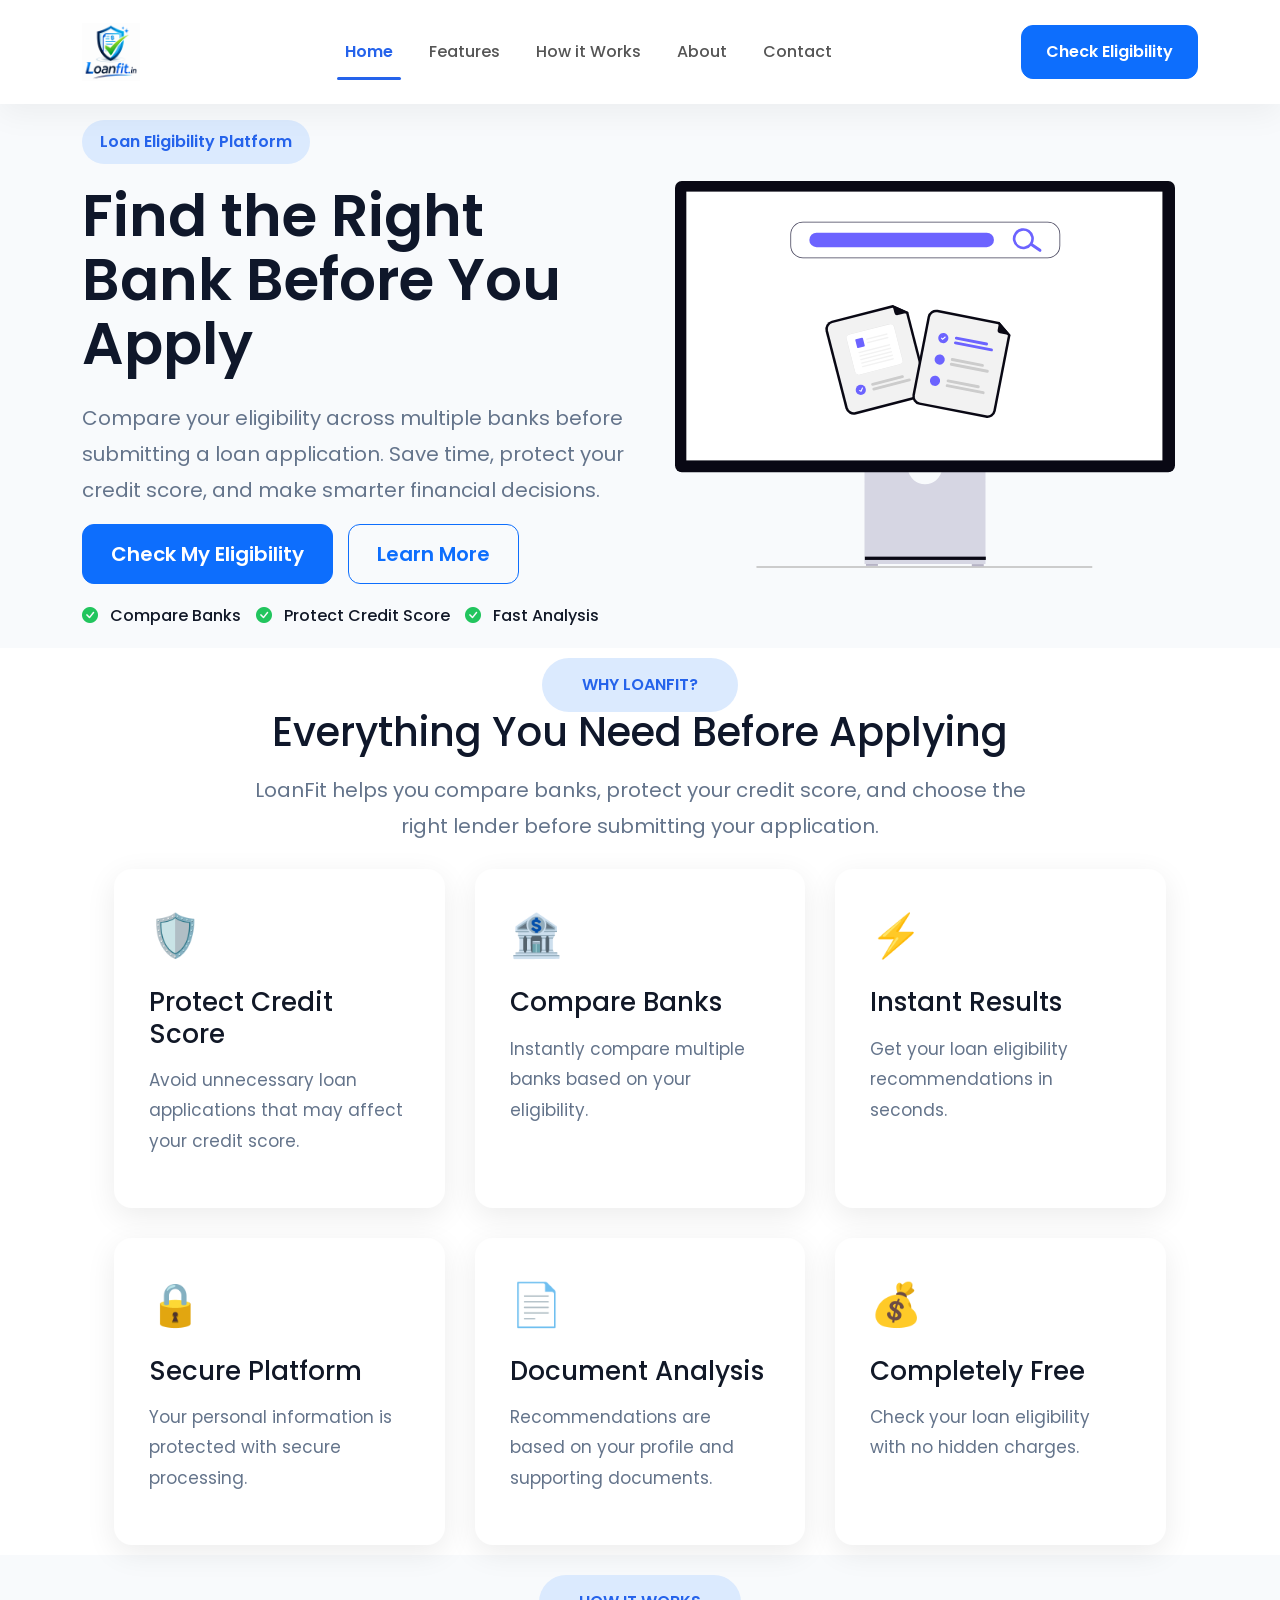
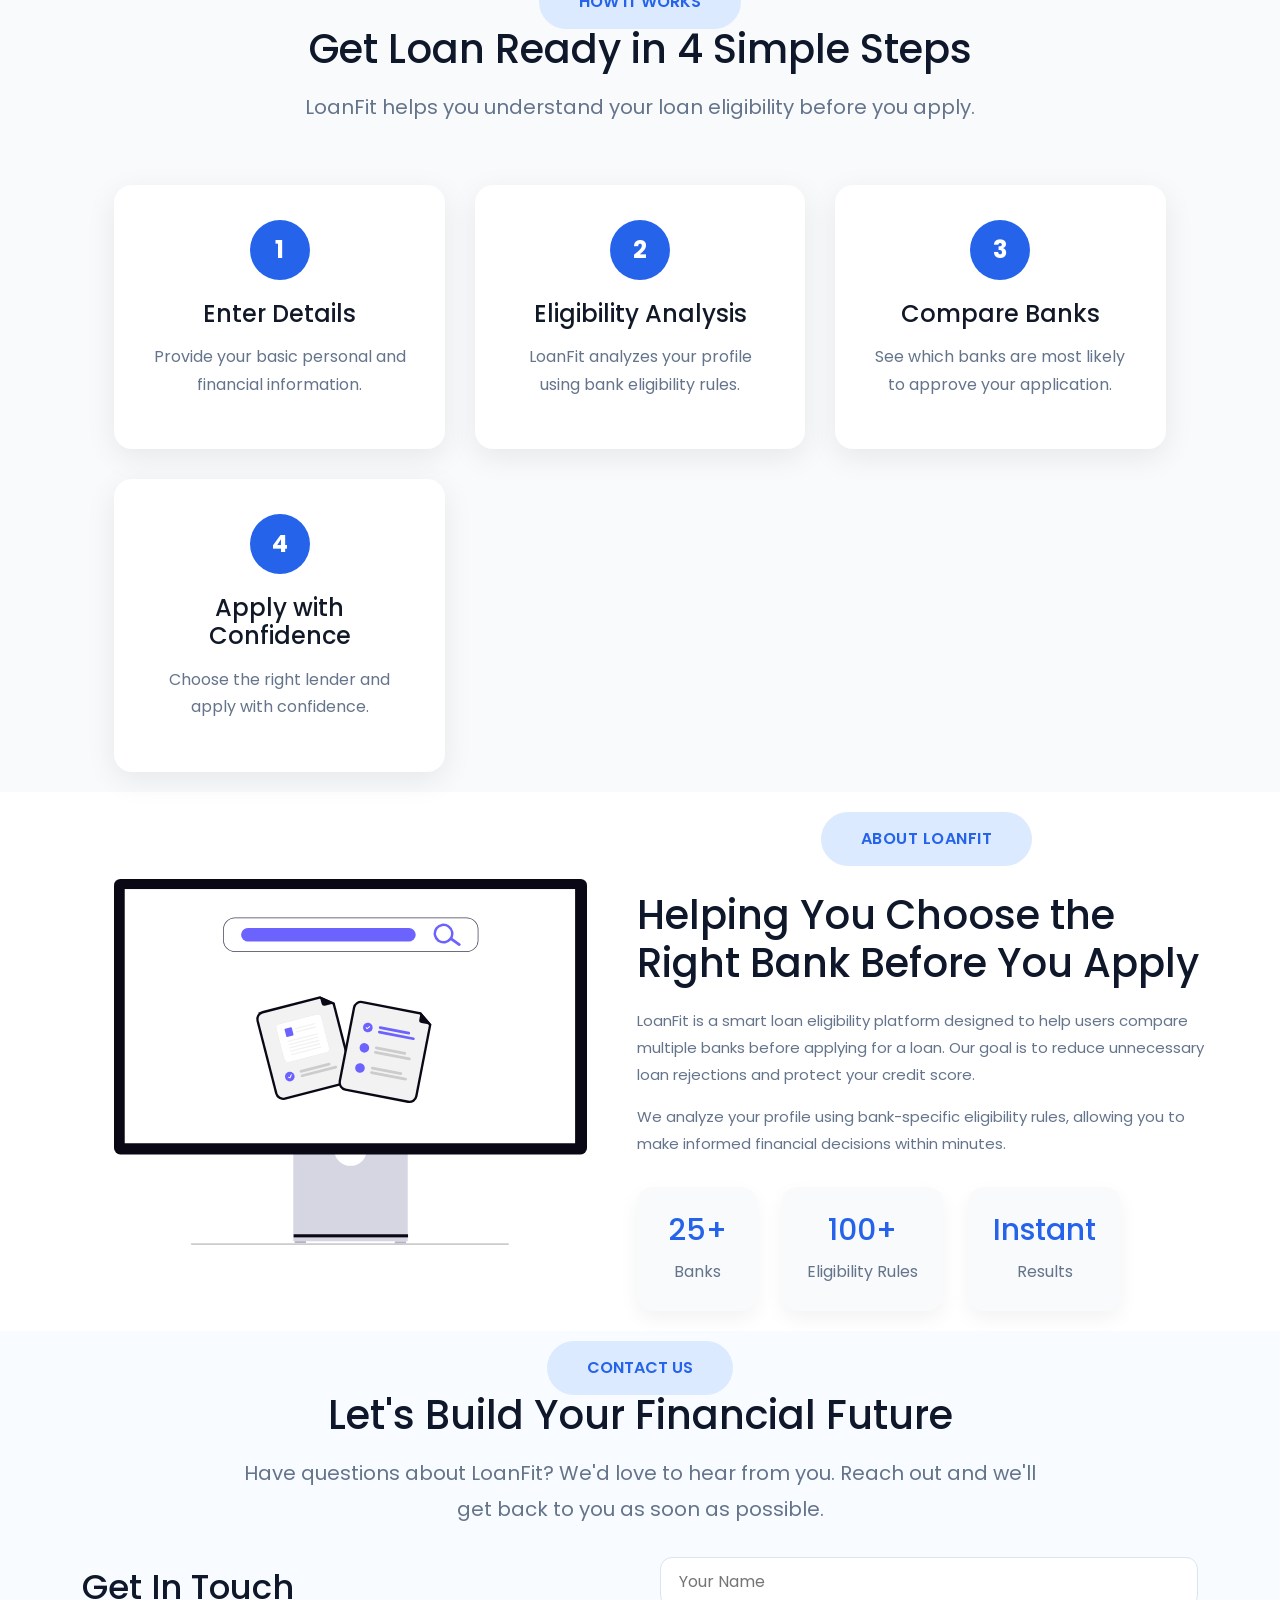
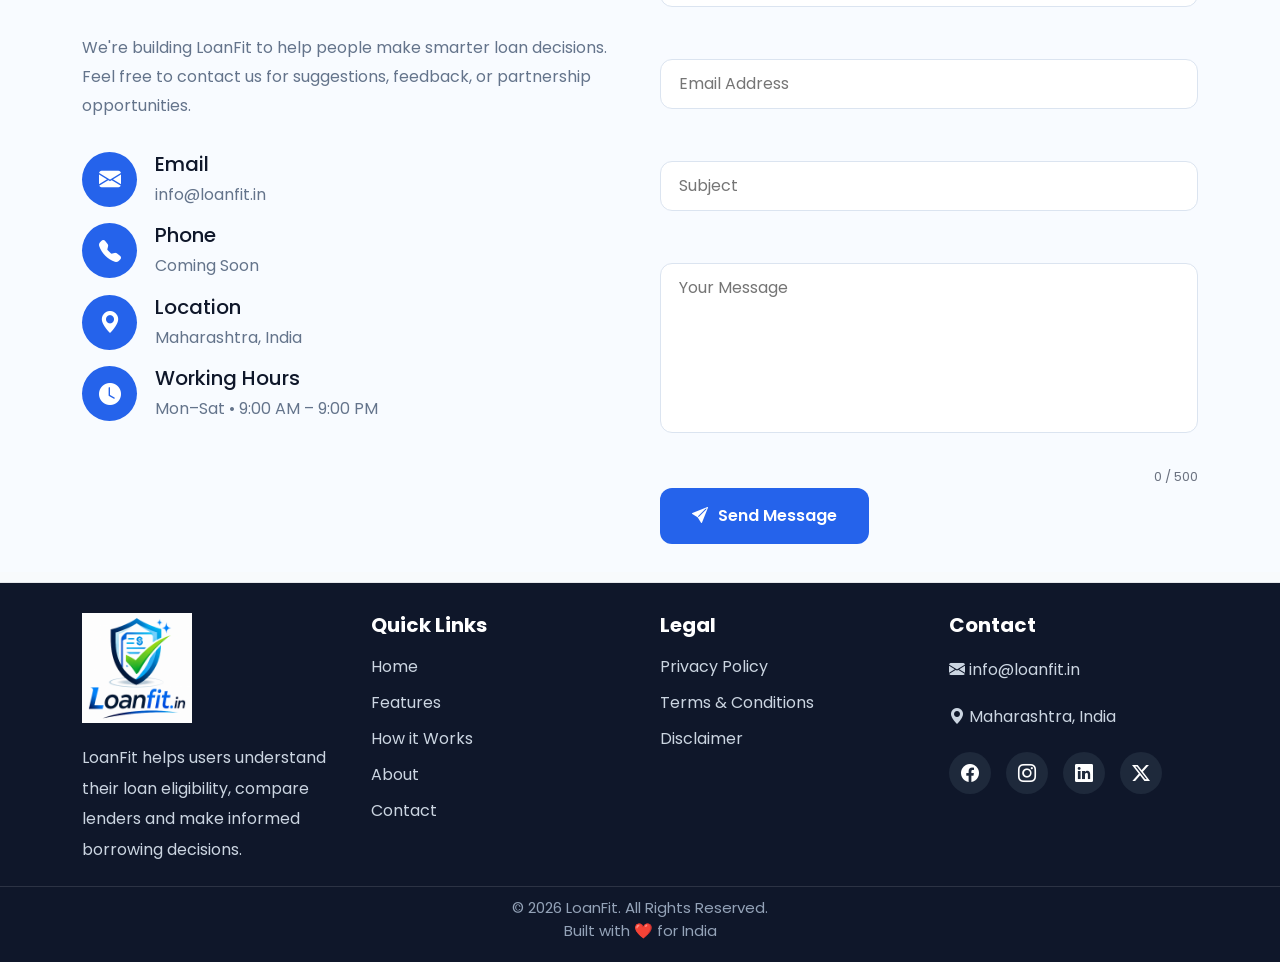
<file: index.html>
<!DOCTYPE html>
<html lang="en">

<head>
    <meta charset="UTF-8">
    <meta name="viewport" content="width=device-width, initial-scale=1.0">
    <meta name="description"
        content="LoanFit helps you check your loan eligibility, compare lenders, and make informed borrowing decisions before applying for a loan.">
    <title>LoanFit - Know Your Loan Eligibility</title>

    <link rel="icon" type="image/x-icon" href="images/favicon.ico">
    <link rel="icon" type="image/png" sizes="32x32" href="images/favicon-32x32.png">
    <link rel="icon" type="image/png" sizes="16x16" href="images/favicon-16x16.png">
    <link rel="apple-touch-icon" href="images/apple-touch-icon.png">
    <link rel="manifest" href="images/site.webmanifest">

    <link href="https://fonts.googleapis.com/css2?family=Poppins:wght@300;400;500;600;700;800&display=swap"
        rel="stylesheet">

    <link href="https://cdn.jsdelivr.net/npm/bootstrap@5.3.3/dist/css/bootstrap.min.css" rel="stylesheet">

    <link href="https://cdn.jsdelivr.net/npm/bootstrap-icons@1.11.3/font/bootstrap-icons.css" rel="stylesheet">

    <link rel="stylesheet" href="css/style.css">

</head>

<body>

    <nav class="navbar navbar-expand-lg fixed-top">

        <div class="container">

            <a class="navbar-brand" href="index.html">
                <img src="images/logo.png" alt="LoanFit">
            </a>

            <button class="navbar-toggler" data-bs-toggle="collapse" data-bs-target="#menu">
                <span class="navbar-toggler-icon"></span>
            </button>

            <div class="collapse navbar-collapse" id="menu">

                <ul class="navbar-nav mx-auto">

                    <li class="nav-item">
                        <a class="nav-link active" href="#home">Home</a>
                    </li>

                    <li class="nav-item">
                        <a class="nav-link" href="#features">Features</a>
                    </li>

                    <li class="nav-item">
                        <a class="nav-link" href="#how">How it Works</a>
                    </li>

                    <li class="nav-item">
                        <a class="nav-link" href="#about">About</a>
                    </li>

                    <li class="nav-item">
                        <a class="nav-link" href="#contact">Contact</a>

                    </li>

                </ul>

                <a href="eligibility.html" class="btn btn-primary px-4">
                    Check Eligibility
                </a>

            </div>

        </div>

    </nav>

    <section class="hero" id="home">

        <div class="container">

            <div class="row align-items-center">

                <div class="col-lg-6">

                    <span class="hero-tag">
                        Loan Eligibility Platform
                    </span>

                    <h1>

                        Find the Right Bank Before You Apply

                    </h1>

                    <p>

                        Compare your eligibility across multiple banks before submitting a loan application. Save time,
                        protect your credit score, and make smarter financial decisions.

                    </p>

                    <div class="hero-buttons">

                        <a href="#" class="btn btn-primary btn-lg">

                            Check My Eligibility

                        </a>

                        <a href="#" class="btn btn-outline-primary btn-lg">

                            Learn More

                        </a>

                    </div>

                    <div class="hero-points">

                        <div>

                            <i class="bi bi-check-circle-fill"></i>

                            Compare Banks

                        </div>

                        <div>

                            <i class="bi bi-check-circle-fill"></i>

                            Protect Credit Score

                        </div>

                        <div>

                            <i class="bi bi-check-circle-fill"></i>

                            Fast Analysis

                        </div>

                    </div>

                </div>

                <div class="col-lg-6 text-center">

                    <img src="images/hero.svg" class="hero-image">

                </div>

            </div>

        </div>

    </section>


    <!-- ================= FEATURES SECTION ================= -->

    <section class="features" id="features">

        <div class="container">

            <div class="section-title">
                <span>WHY LOANFIT?</span>

                <h2>Everything You Need Before Applying</h2>

                <p>
                    LoanFit helps you compare banks, protect your credit score,
                    and choose the right lender before submitting your application.
                </p>
            </div>

            <div class="features-grid">

                <div class="feature-card">
                    <div class="icon">🛡️</div>
                    <h3>Protect Credit Score</h3>
                    <p>
                        Avoid unnecessary loan applications that may affect your credit score.
                    </p>
                </div>

                <div class="feature-card">
                    <div class="icon">🏦</div>
                    <h3>Compare Banks</h3>
                    <p>
                        Instantly compare multiple banks based on your eligibility.
                    </p>
                </div>

                <div class="feature-card">
                    <div class="icon">⚡</div>
                    <h3>Instant Results</h3>
                    <p>
                        Get your loan eligibility recommendations in seconds.
                    </p>
                </div>

                <div class="feature-card">
                    <div class="icon">🔒</div>
                    <h3>Secure Platform</h3>
                    <p>
                        Your personal information is protected with secure processing.
                    </p>
                </div>

                <div class="feature-card">
                    <div class="icon">📄</div>
                    <h3>Document Analysis</h3>
                    <p>
                        Recommendations are based on your profile and supporting documents.
                    </p>
                </div>

                <div class="feature-card">
                    <div class="icon">💰</div>
                    <h3>Completely Free</h3>
                    <p>
                        Check your loan eligibility with no hidden charges.
                    </p>
                </div>

            </div>

        </div>

    </section>


    <!-- ================= HOW IT WORKS ================= -->

    <section class="how-it-works" id="how">

        <div class="container">

            <div class="section-title">

                <span>HOW IT WORKS</span>

                <h2>Get Loan Ready in 4 Simple Steps</h2>

                <p>
                    LoanFit helps you understand your loan eligibility before you apply.
                </p>

            </div>

            <div class="steps">

                <div class="step-card">
                    <div class="step-number">1</div>
                    <h3>Enter Details</h3>
                    <p>Provide your basic personal and financial information.</p>
                </div>

                <div class="step-card">
                    <div class="step-number">2</div>
                    <h3>Eligibility Analysis</h3>
                    <p>LoanFit analyzes your profile using bank eligibility rules.</p>
                </div>

                <div class="step-card">
                    <div class="step-number">3</div>
                    <h3>Compare Banks</h3>
                    <p>See which banks are most likely to approve your application.</p>
                </div>

                <div class="step-card">
                    <div class="step-number">4</div>
                    <h3>Apply with Confidence</h3>
                    <p>Choose the right lender and apply with confidence.</p>
                </div>

            </div>

        </div>

    </section>



    <section class="about" id="about">
        <div class="container about-container">

            <div class="about-image">
                <img src="images/hero.svg" alt="About LoanFit">
            </div>

            <div class="about-content">

                <div class="section-title">
                    <span class="section-badge">ABOUT LOANFIT</span>
                </div>

                <h2>Helping You Choose the Right Bank Before You Apply</h2>

                <p>
                    LoanFit is a smart loan eligibility platform designed to help
                    users compare multiple banks before applying for a loan. Our
                    goal is to reduce unnecessary loan rejections and protect your
                    credit score.
                </p>

                <p>
                    We analyze your profile using bank-specific eligibility rules,
                    allowing you to make informed financial decisions within
                    minutes.
                </p>

                <div class="about-stats">

                    <div class="stat-box">
                        <h3>25+</h3>
                        <p>Banks</p>
                    </div>

                    <div class="stat-box">
                        <h3>100+</h3>
                        <p>Eligibility Rules</p>
                    </div>

                    <div class="stat-box">
                        <h3>Instant</h3>
                        <p>Results</p>
                    </div>

                </div>

            </div>

        </div>
    </section>

    <section class="contact" id="contact">

        <div class="container">

            <div class="section-title">

                <span>CONTACT US</span>

                <h2>Let's Build Your Financial Future</h2>

                <p>
                    Have questions about LoanFit? We'd love to hear from you.
                    Reach out and we'll get back to you as soon as possible.
                </p>

            </div>

            <div class="contact-wrapper">

                <div class="contact-info">
                    <h3>Get In Touch</h3>

                    <p>
                        We're building LoanFit to help people make smarter loan decisions.
                        Feel free to contact us for suggestions, feedback, or partnership opportunities.
                    </p>

                    <div class="info-item">
                        <i class="bi bi-envelope-fill"></i>

                        <div>
                            <h4>Email</h4>
                            <span>info@loanfit.in</span>
                        </div>
                    </div>

                    <div class="info-item">
                        <i class="bi bi-telephone-fill"></i>

                        <div>
                            <h4>Phone</h4>
                            <span>Coming Soon</span>
                        </div>
                    </div>

                    <div class="info-item">
                        <i class="bi bi-geo-alt-fill"></i>

                        <div>
                            <h4>Location</h4>
                            <span>Maharashtra, India</span>
                        </div>
                    </div>

                    <div class="info-item">
                        <i class="bi bi-clock-fill"></i>

                        <div>
                            <h4>Working Hours</h4>
                            <span>Mon–Sat • 9:00 AM – 9:00 PM</span>
                        </div>
                    </div>


                </div>

                <form class="contact-form" id="contactForm"
                    action="https://formsubmit.co/e3b28baf272e7f6386288c9a3c456cb8" method="POST">

                    <div class="form-group">
                        <input type="text" id="name" name="name" placeholder="Your Name" required>

                        <small class="error-text" id="nameError"></small>
                    </div>

                    <div class="form-group">
                        <input type="email" id="email" name="email" placeholder="Email Address" required>

                        <small class="error-text" id="emailError"></small>
                    </div>

                    <div class="form-group">
                        <input type="text" id="subject" name="subject" placeholder="Subject" required>

                        <small class="error-text" id="subjectError"></small>
                    </div>

                    <div class="form-group">

                        <textarea id="message" name="message" rows="4" maxlength="500" placeholder="Your Message"
                            required></textarea>

                        <small class="error-text" id="messageError"></small>

                        <div class="text-end">
                            <small id="charCount">0 / 500</small>
                        </div>


                        <!-- Hidden Fields -->
                        <input type="hidden" name="_subject" value="New Contact Form Submission - LoanFit">

                        <input type="hidden" name="_captcha" value="false">

                        <input type="hidden" name="_template" value="table">

                        <input type="hidden" name="_next" value="https://loanfit.in/">

                        <button type="submit" id="submitBtn" class="btn-primary">
                            <i class="bi bi-send-fill"></i>
                            Send Message
                        </button>
                        <div id="formMessage"></div>


                </form>

            </div>

        </div>

    </section>

    <footer class="footer">

        <div class="container footer-container">

            <div class="footer-column">

                <a href="#home">
                    <img src="images/logo.png" alt="LoanFit Logo" class="footer-logo">
                </a>
                <p>
                    LoanFit helps users understand their loan eligibility,
                    compare lenders and make informed borrowing decisions.
                </p>
            </div>

            <div class="footer-column">

                <h3>Quick Links</h3>

                <ul>
                    <li><a href="index.html#home">Home</a></li>
                    <li><a href="index.html#features">Features</a></li>
                    <li><a href="index.html#how">How it Works</a></li>
                    <li><a href="index.html#about">About</a></li>
                    <li><a href="index.html#contact">Contact</a></li>
                </ul>

            </div>

            <div class="footer-column">

                <h3>Legal</h3>

                <ul>
                    <li><a href="privacy-policy.html">Privacy Policy</a></li>
                    <li><a href="terms.html">Terms & Conditions</a></li>
                    <li><a href="disclaimer.html">Disclaimer</a></li>
                </ul>

            </div>

            <div class="footer-column">

                <h3>Contact</h3>

                <p><i class="bi bi-envelope-fill"></i> info@loanfit.in</p>

                <p><i class="bi bi-geo-alt-fill"></i> Maharashtra, India</p>

                <div class="social-icons">

                    <a href="#"><i class="bi bi-facebook"></i></a>

                    <a href="https://www.instagram.com/loanfit.in"><i class="bi bi-instagram"></i></a>

                    <a href="https://www.linkedin.com/in/loanfit-in"><i class="bi bi-linkedin"></i></a>

                    <a href="#"><i class="bi bi-twitter-x"></i></a>

                </div>

            </div>

        </div>

        <div class="footer-bottom">

            © 2026 LoanFit. All Rights Reserved.
            <br>
            Built with ❤️ for India

        </div>

    </footer>

    <script src="https://cdn.jsdelivr.net/npm/bootstrap@5.3.3/dist/js/bootstrap.bundle.min.js"></script>

    <script src="js/script.js"></script>
</body>

</html>
</file>
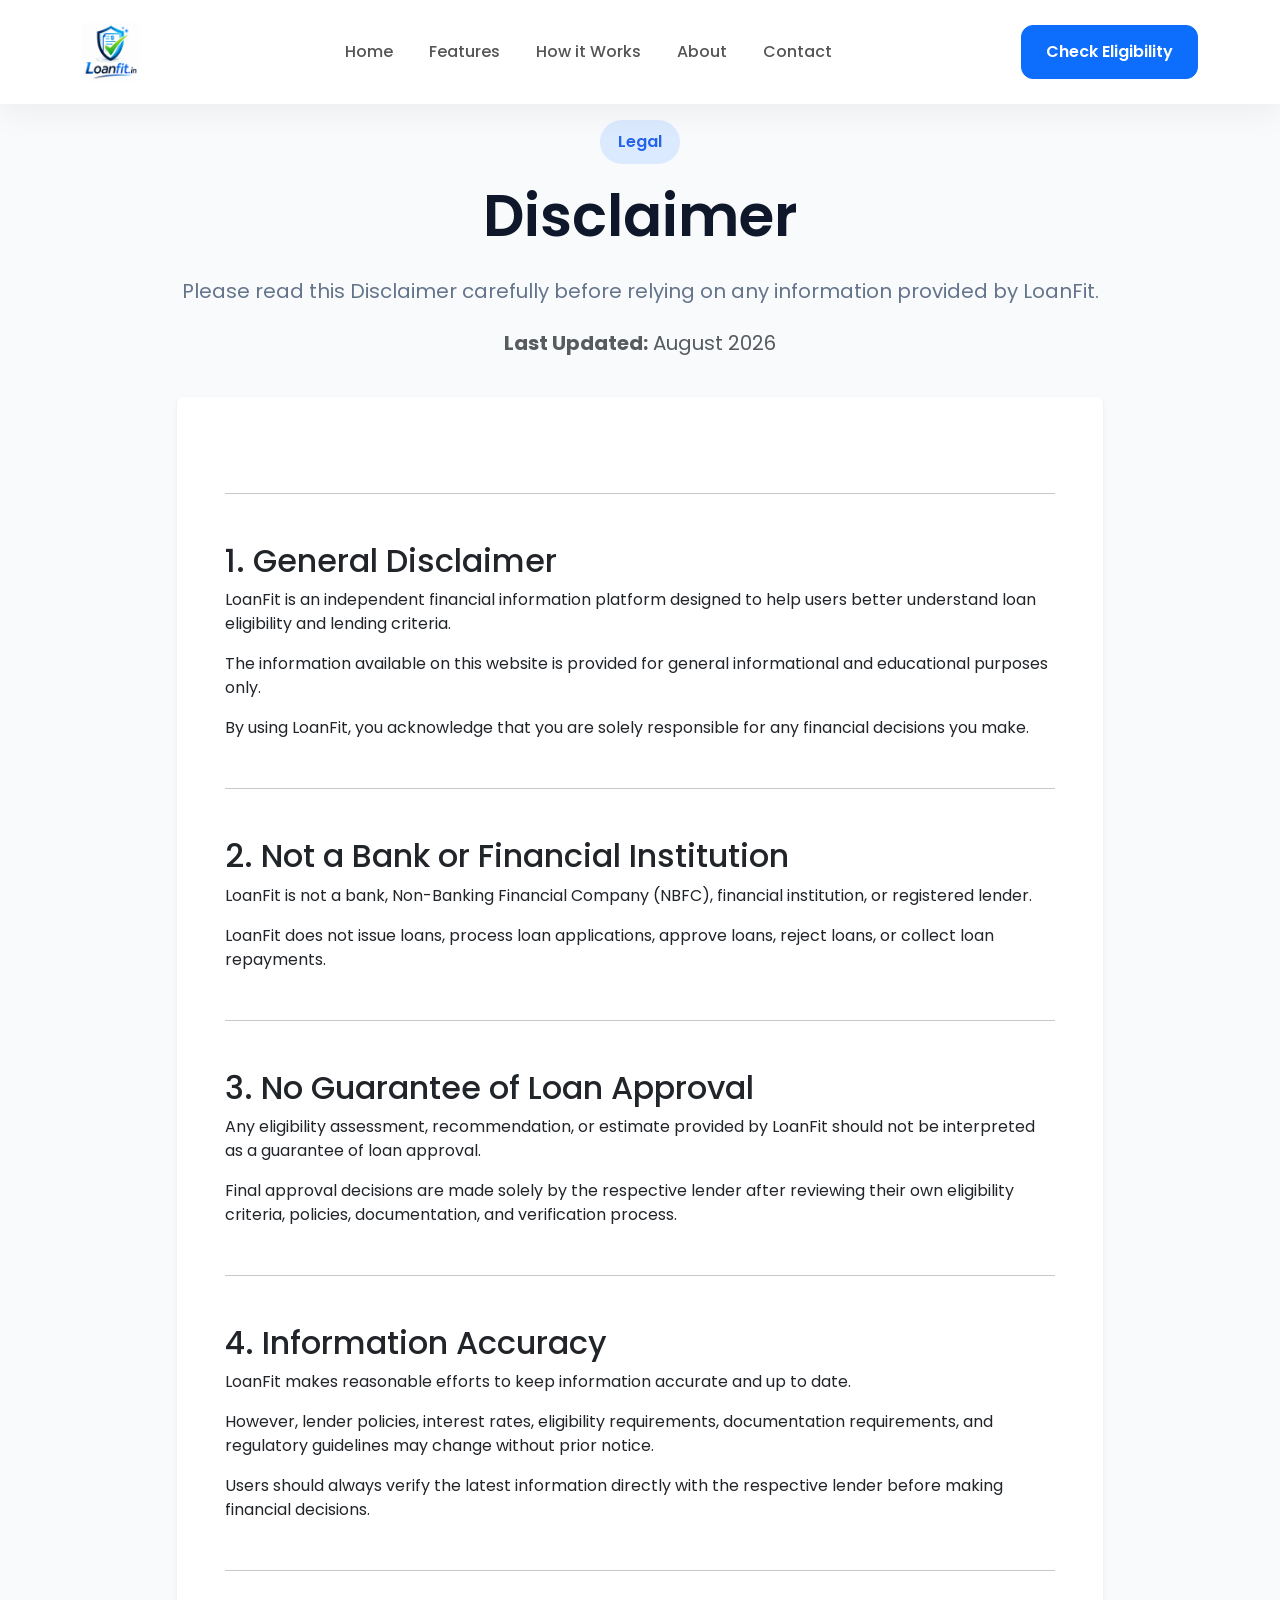
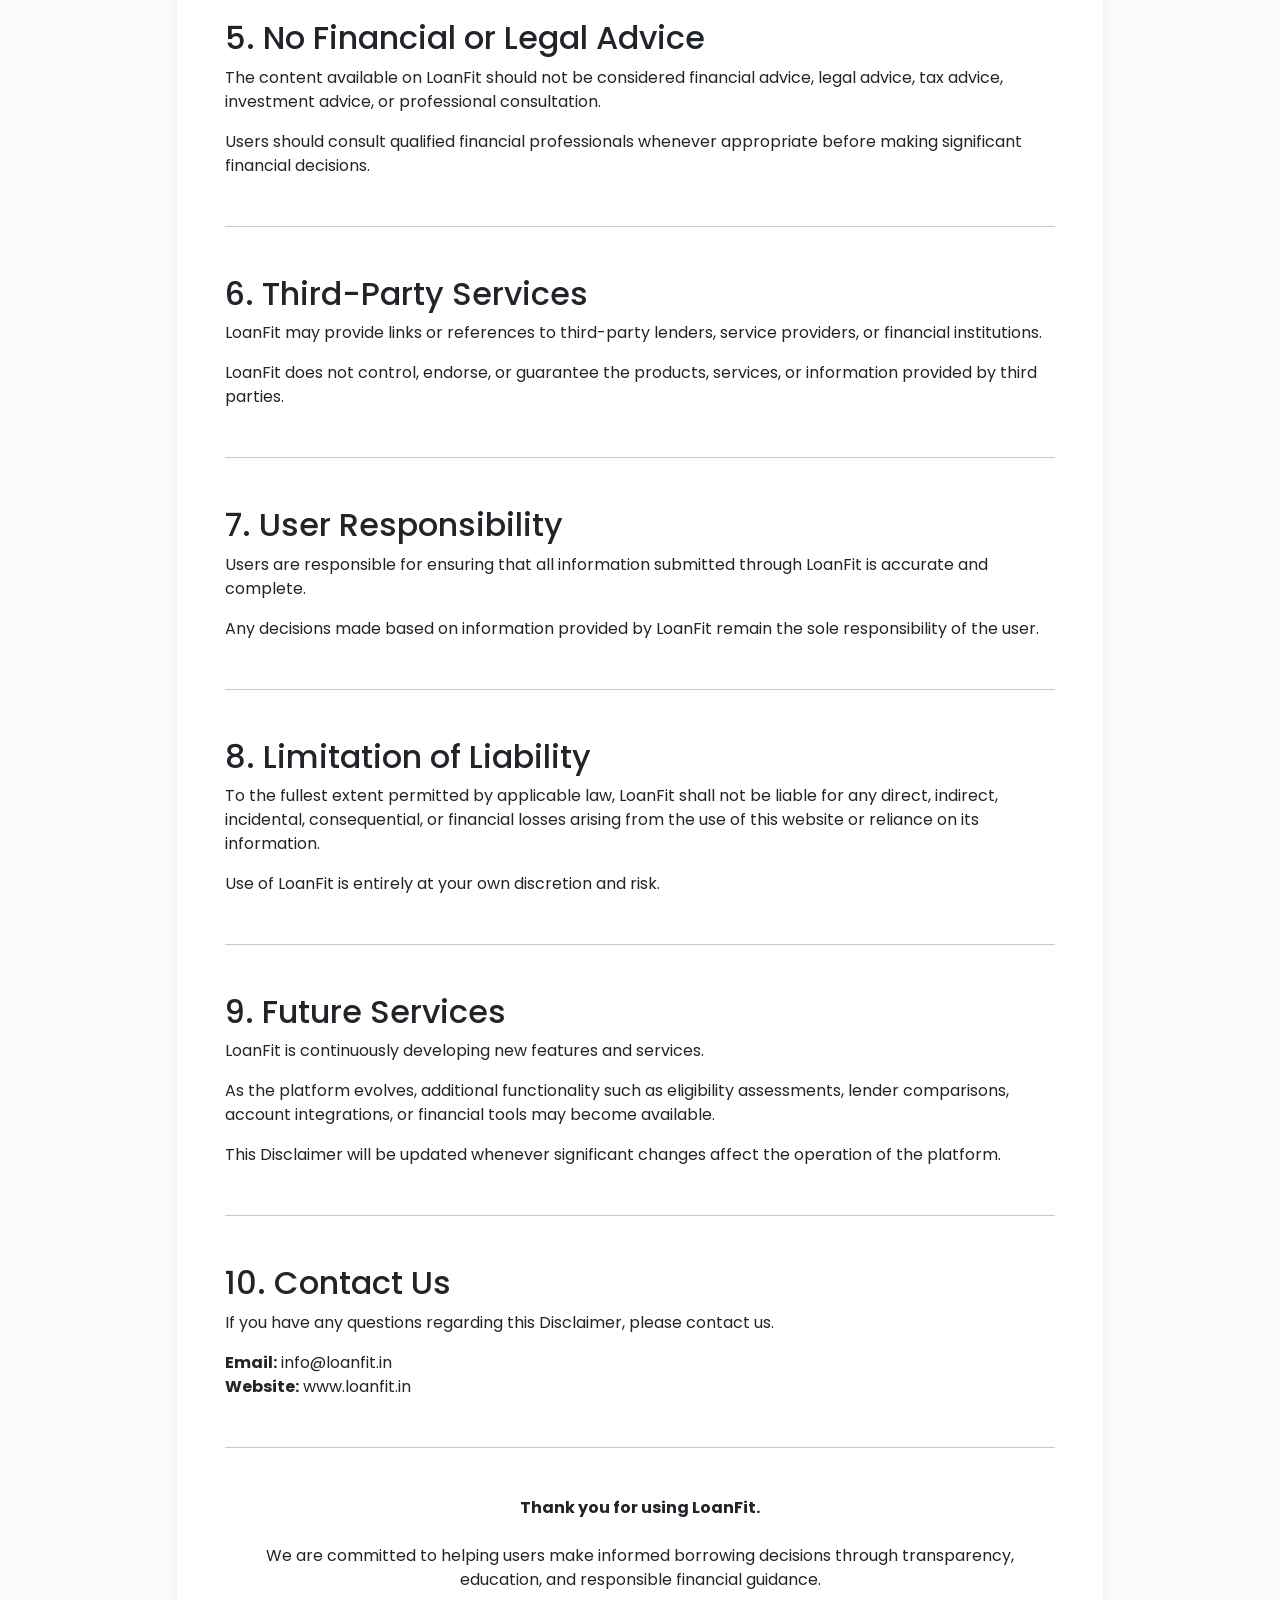
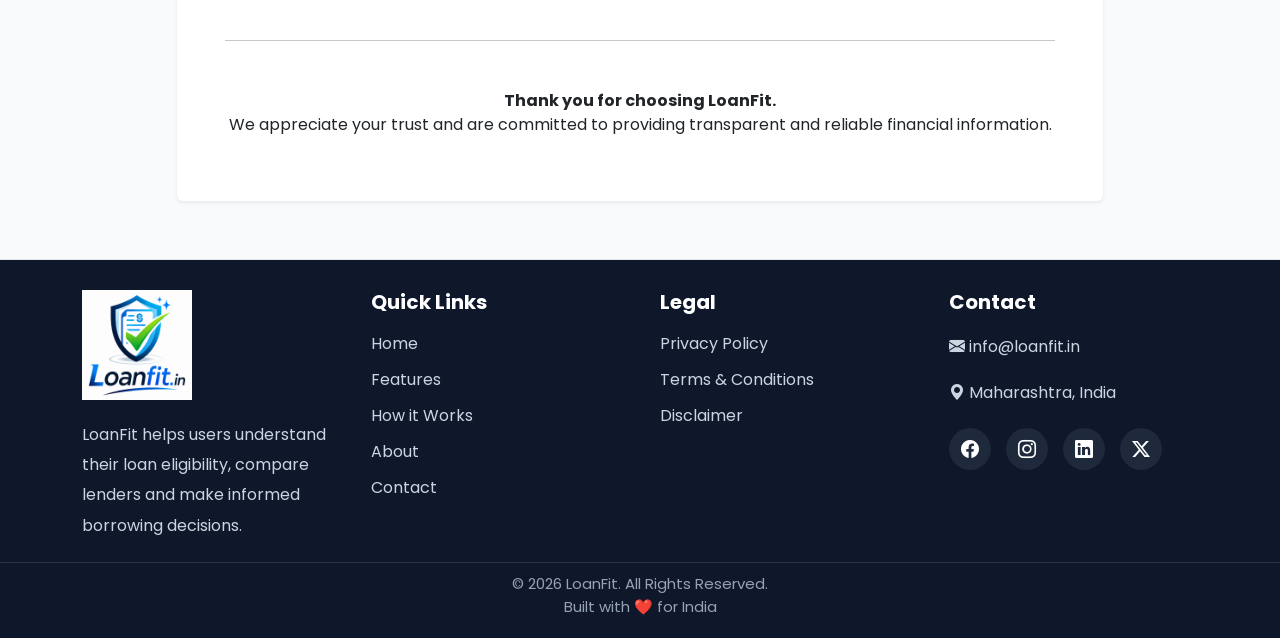
<file: disclaimer.html>
<!DOCTYPE html>
<html lang="en">

<head>
    <meta charset="UTF-8">
    <meta name="viewport" content="width=device-width, initial-scale=1.0">
    <meta name="description"
        content="LoanFit helps you check your loan eligibility, compare lenders, and make informed borrowing decisions before applying for a loan.">
    <title>Disclaimer | LoanFit</title>

    <link rel="icon" type="image/x-icon" href="images/favicon.ico">
    <link rel="icon" type="image/png" sizes="32x32" href="images/favicon-32x32.png">
    <link rel="icon" type="image/png" sizes="16x16" href="images/favicon-16x16.png">
    <link rel="apple-touch-icon" href="images/apple-touch-icon.png">
    <link rel="manifest" href="images/site.webmanifest">

    <link href="https://fonts.googleapis.com/css2?family=Poppins:wght@300;400;500;600;700;800&display=swap"
        rel="stylesheet">

    <link href="https://cdn.jsdelivr.net/npm/bootstrap@5.3.3/dist/css/bootstrap.min.css" rel="stylesheet">

    <link href="https://cdn.jsdelivr.net/npm/bootstrap-icons@1.11.3/font/bootstrap-icons.css" rel="stylesheet">

    <link rel="stylesheet" href="css/style.css">

</head>

<body>


    <nav class="navbar navbar-expand-lg fixed-top">

        <div class="container">

            <a class="navbar-brand" href="index.html">
                <img src="images/logo.png" alt="LoanFit">
            </a>

            <button class="navbar-toggler" data-bs-toggle="collapse" data-bs-target="#menu">
                <span class="navbar-toggler-icon"></span>
            </button>

            <div class="collapse navbar-collapse" id="menu">

                <ul class="navbar-nav mx-auto">

                    <li class="nav-item">
                        <a class="nav-link active" href="index.html#home">Home</a>
                    </li>

                    <li class="nav-item">
                        <a class="nav-link" href="index.html#features">Features</a>
                    </li>

                    <li class="nav-item">
                        <a class="nav-link" href="index.html#how">How it Works</a>
                    </li>

                    <li class="nav-item">
                        <a class="nav-link" href="index#about">About</a>
                    </li>

                    <li class="nav-item">
                        <a class="nav-link" href="index.html#contact">Contact</a>

                    </li>

                </ul>

                <a href="eligibility.html" class="btn btn-primary px-4">
                    Check Eligibility
                </a>

            </div>

        </div>

    </nav>


    <!-- ================= PAGE HEADER ================= -->

    <section class="hero">

        <div class="container text-center">

            <span class="hero-tag">
                Legal
            </span>

            <h1>
                Disclaimer
            </h1>


            <p>
                Please read this Disclaimer carefully before relying on any information provided by LoanFit.
            </p>
            <p class="text-muted mt-3">
                <strong>Last Updated:</strong> August 2026
            </p>
        </div>

    </section>

    <section class="pb-5">

        <div class="container">

            <div class="row justify-content-center">

                <div class="col-lg-10">

                    <div class="card shadow-sm border-0">

                        <div class="card-body p-5">

                            <hr class="my-5">

                            <h2>1. General Disclaimer</h2>

                            <p>
                                LoanFit is an independent financial information platform designed to help users better
                                understand loan eligibility and lending criteria.
                            </p>

                            <p>
                                The information available on this website is provided for general informational and
                                educational purposes only.
                            </p>

                            <p>
                                By using LoanFit, you acknowledge that you are solely responsible for any financial
                                decisions you make.
                            </p>

                            <hr class="my-5">

                            <h2>2. Not a Bank or Financial Institution</h2>

                            <p>
                                LoanFit is not a bank, Non-Banking Financial Company (NBFC), financial institution, or
                                registered lender.
                            </p>

                            <p>
                                LoanFit does not issue loans, process loan applications, approve loans, reject loans, or
                                collect loan repayments.
                            </p>

                            <hr class="my-5">

                            <h2>3. No Guarantee of Loan Approval</h2>

                            <p>
                                Any eligibility assessment, recommendation, or estimate provided by LoanFit should not
                                be interpreted as a guarantee of loan approval.
                            </p>

                            <p>
                                Final approval decisions are made solely by the respective lender after reviewing their
                                own eligibility criteria, policies, documentation, and verification process.
                            </p>

                            <hr class="my-5">

                            <h2>4. Information Accuracy</h2>

                            <p>
                                LoanFit makes reasonable efforts to keep information accurate and up to date.
                            </p>

                            <p>
                                However, lender policies, interest rates, eligibility requirements, documentation
                                requirements, and regulatory guidelines may change without prior notice.
                            </p>

                            <p>
                                Users should always verify the latest information directly with the respective lender
                                before making financial decisions.
                            </p>

                            <hr class="my-5">

                            <h2>5. No Financial or Legal Advice</h2>

                            <p>
                                The content available on LoanFit should not be considered financial advice, legal
                                advice, tax advice, investment advice, or professional consultation.
                            </p>

                            <p>
                                Users should consult qualified financial professionals whenever appropriate before
                                making significant financial decisions.
                            </p>

                            <hr class="my-5">

                            <h2>6. Third-Party Services</h2>

                            <p>
                                LoanFit may provide links or references to third-party lenders, service providers, or
                                financial institutions.
                            </p>

                            <p>
                                LoanFit does not control, endorse, or guarantee the products, services, or information
                                provided by third parties.
                            </p>

                            <hr class="my-5">

                            <h2>7. User Responsibility</h2>

                            <p>
                                Users are responsible for ensuring that all information submitted through LoanFit is
                                accurate and complete.
                            </p>

                            <p>
                                Any decisions made based on information provided by LoanFit remain the sole
                                responsibility of the user.
                            </p>

                            <hr class="my-5">

                            <h2>8. Limitation of Liability</h2>

                            <p>
                                To the fullest extent permitted by applicable law, LoanFit shall not be liable for any
                                direct, indirect, incidental, consequential, or financial losses arising from the use of
                                this website or reliance on its information.
                            </p>

                            <p>
                                Use of LoanFit is entirely at your own discretion and risk.
                            </p>

                            <hr class="my-5">

                            <h2>9. Future Services</h2>

                            <p>
                                LoanFit is continuously developing new features and services.
                            </p>

                            <p>
                                As the platform evolves, additional functionality such as eligibility assessments,
                                lender comparisons, account integrations, or financial tools may become available.
                            </p>

                            <p>
                                This Disclaimer will be updated whenever significant changes affect the operation of the
                                platform.
                            </p>

                            <hr class="my-5">

                            <h2>10. Contact Us</h2>

                            <p>
                                If you have any questions regarding this Disclaimer, please contact us.
                            </p>

                            <p>

                                <strong>Email:</strong> info@loanfit.in

                                <br>

                                <strong>Website:</strong> www.loanfit.in

                            </p>

                            <hr class="my-5">

                            <p class="text-center">

                                <strong>Thank you for using LoanFit.</strong>

                                <br><br>

                                We are committed to helping users make informed borrowing decisions through
                                transparency, education, and responsible financial guidance.

                            </p>

                            <hr class="my-5">

                            <p class="text-center">
                                <strong>Thank you for choosing LoanFit.</strong><br>
                                We appreciate your trust and are committed to providing transparent and reliable
                                financial information.
                            </p>


                        </div>

                    </div>

                </div>

            </div>

        </div>

    </section>


    <footer class="footer">

        <div class="container footer-container">

            <div class="footer-column">

                <a href="#home">
                    <img src="images/logo.png" alt="LoanFit Logo" class="footer-logo">
                </a>
                <p>
                    LoanFit helps users understand their loan eligibility,
                    compare lenders and make informed borrowing decisions.
                </p>
            </div>

            <div class="footer-column">

                <h3>Quick Links</h3>

                <ul>
                    <li><a href="index.html#home">Home</a></li>
                    <li><a href="index.html#features">Features</a></li>
                    <li><a href="index.html#how">How it Works</a></li>
                    <li><a href="index.html#about">About</a></li>
                    <li><a href="index.html#contact">Contact</a></li>
                </ul>

            </div>

            <div class="footer-column">

                <h3>Legal</h3>

                <ul>
                    <li><a href="privacy-policy.html">Privacy Policy</a></li>
                    <li><a href="terms.html">Terms & Conditions</a></li>
                    <li><a href="disclaimer.html">Disclaimer</a></li>
                </ul>

            </div>

            <div class="footer-column">

                <h3>Contact</h3>

                <p><i class="bi bi-envelope-fill"></i> info@loanfit.in</p>

                <p><i class="bi bi-geo-alt-fill"></i> Maharashtra, India</p>

                <div class="social-icons">

                    <a href="#"><i class="bi bi-facebook"></i></a>

                    <a href="https://www.instagram.com/loanfit.in"><i class="bi bi-instagram"></i></a>

                    <a href="https://www.linkedin.com/in/loanfit-in"><i class="bi bi-linkedin"></i></a>

                    <a href="#"><i class="bi bi-twitter-x"></i></a>

                </div>

            </div>

        </div>

        <div class="footer-bottom">

            © 2026 LoanFit. All Rights Reserved.
            <br>
            Built with ❤️ for India

        </div>

    </footer>

    <script src="https://cdn.jsdelivr.net/npm/bootstrap@5.3.3/dist/js/bootstrap.bundle.min.js"></script>

    <script src="js/script.js"></script>
</body>

</html>
</file>
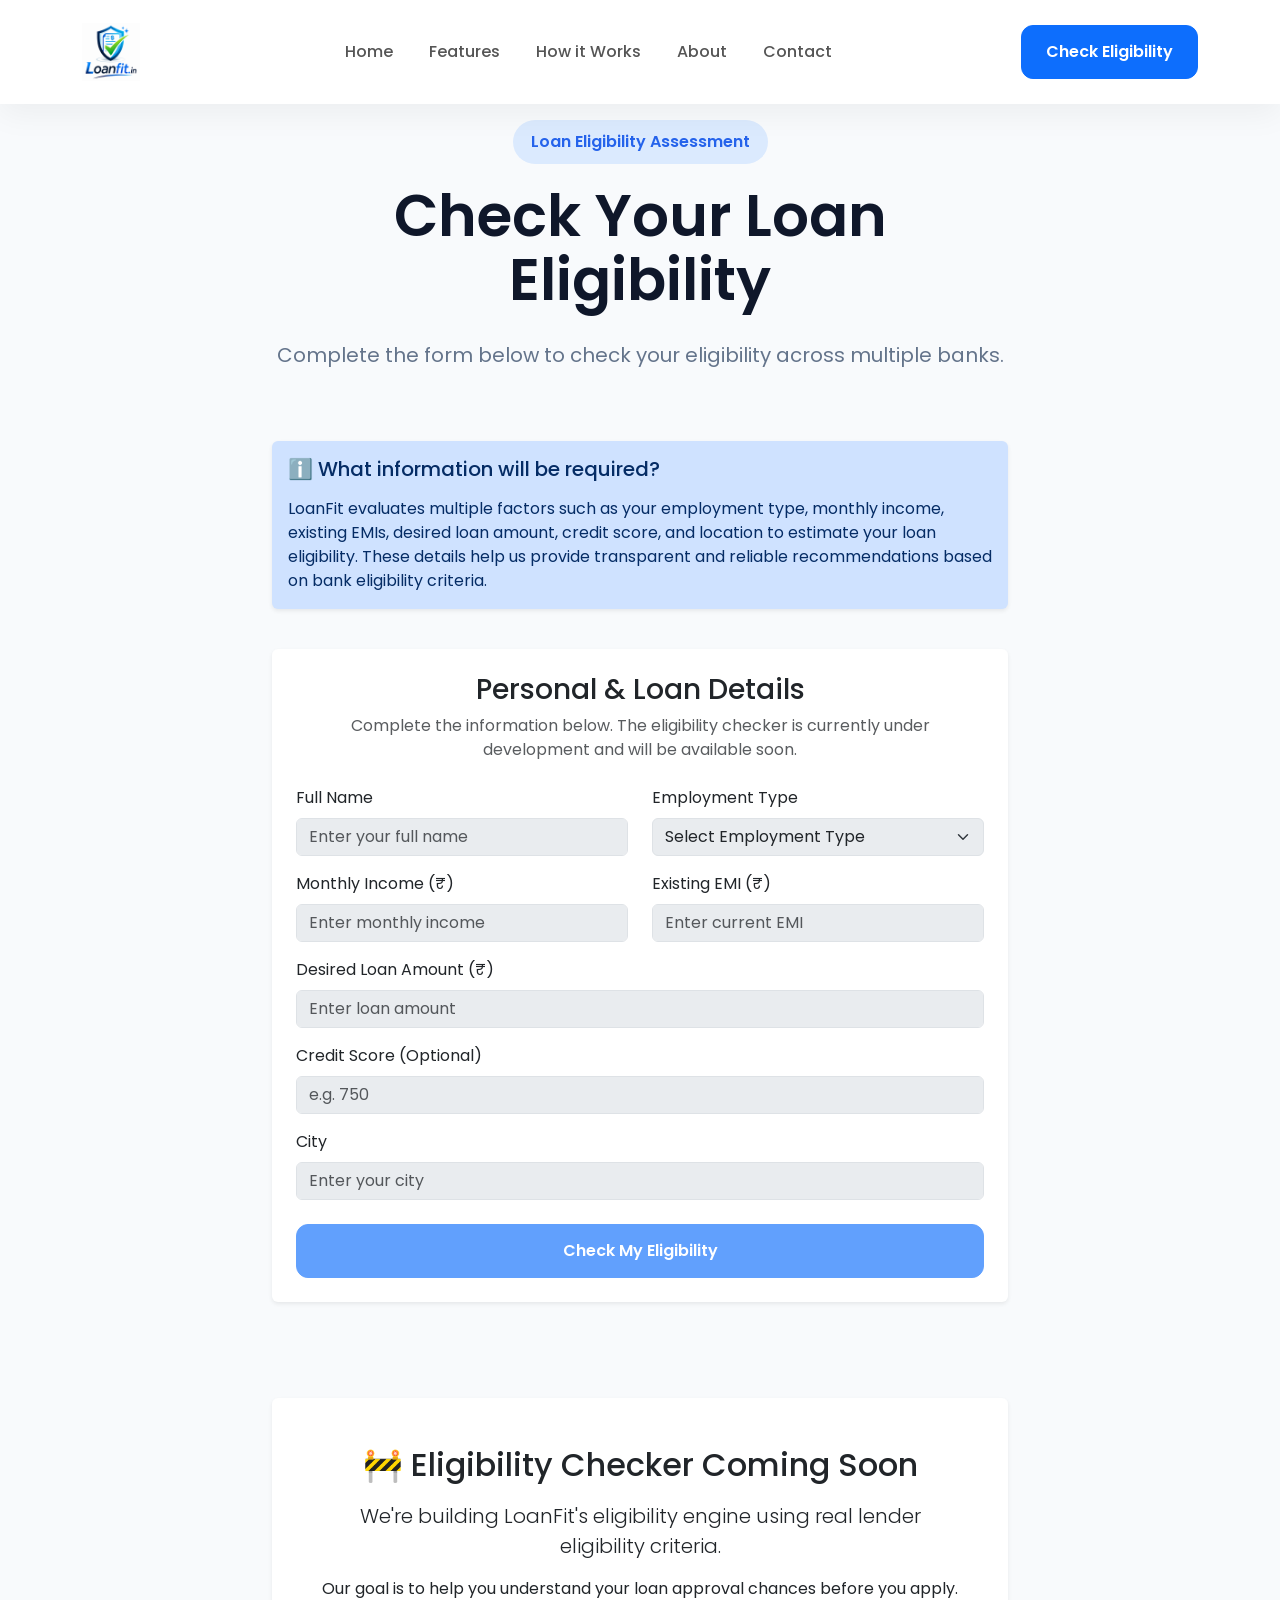
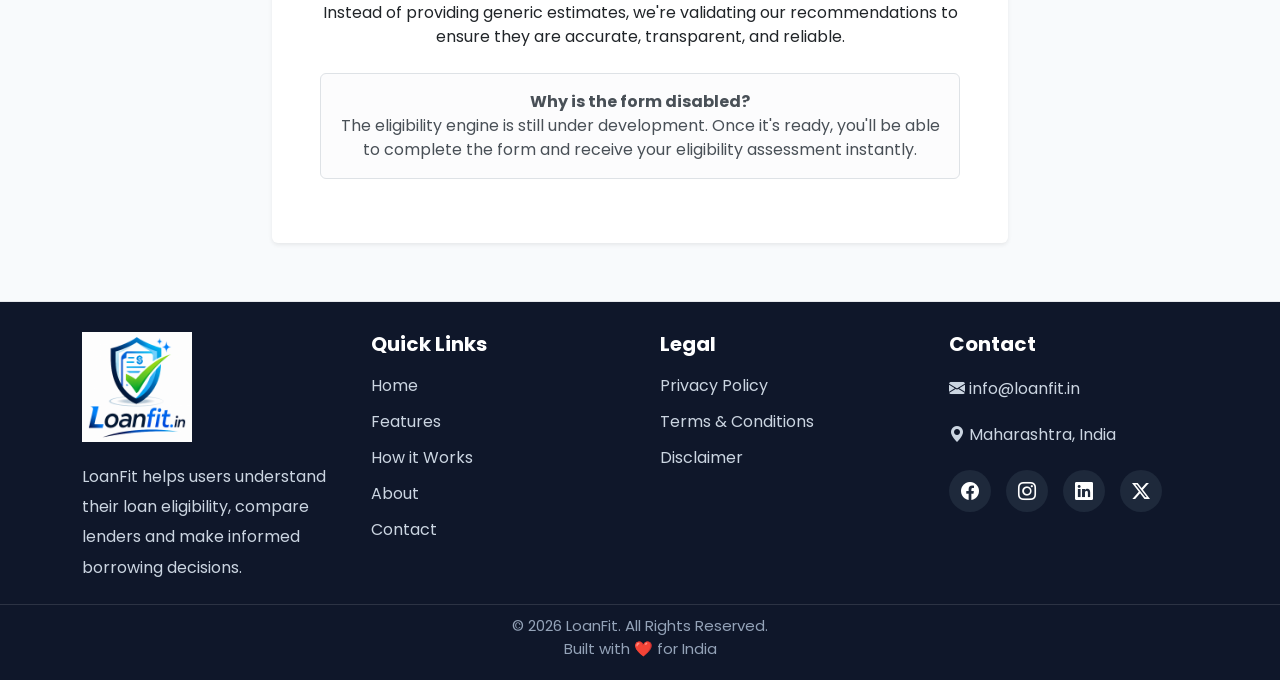
<file: eligibility.html>
<!DOCTYPE html>
<html lang="en">

<head>
    <meta charset="UTF-8">
    <meta name="viewport" content="width=device-width, initial-scale=1.0">
    <meta name="description"
        content="LoanFit helps you check your loan eligibility, compare lenders, and make informed borrowing decisions before applying for a loan.">
    <title>Loan Eligibility Checker | LoanFit</title>

    <link rel="icon" type="image/x-icon" href="images/favicon.ico">
    <link rel="icon" type="image/png" sizes="32x32" href="images/favicon-32x32.png">
    <link rel="icon" type="image/png" sizes="16x16" href="images/favicon-16x16.png">
    <link rel="apple-touch-icon" href="images/apple-touch-icon.png">
    <link rel="manifest" href="images/site.webmanifest">
    
    <link href="https://fonts.googleapis.com/css2?family=Poppins:wght@300;400;500;600;700;800&display=swap"
        rel="stylesheet">

    <link href="https://cdn.jsdelivr.net/npm/bootstrap@5.3.3/dist/css/bootstrap.min.css" rel="stylesheet">

    <link href="https://cdn.jsdelivr.net/npm/bootstrap-icons@1.11.3/font/bootstrap-icons.css" rel="stylesheet">

    <link rel="stylesheet" href="css/style.css">

</head>

<body>


    <nav class="navbar navbar-expand-lg fixed-top">

        <div class="container">

            <a class="navbar-brand" href="index.html">
                <img src="images/logo.png" alt="LoanFit">
            </a>

            <button class="navbar-toggler" data-bs-toggle="collapse" data-bs-target="#menu">
                <span class="navbar-toggler-icon"></span>
            </button>

            <div class="collapse navbar-collapse" id="menu">

                <ul class="navbar-nav mx-auto">

                    <li class="nav-item">
                        <a class="nav-link active" href="index.html#home">Home</a>
                    </li>

                    <li class="nav-item">
                        <a class="nav-link" href="index.html#features">Features</a>
                    </li>

                    <li class="nav-item">
                        <a class="nav-link" href="index.html#how">How it Works</a>
                    </li>

                    <li class="nav-item">
                        <a class="nav-link" href="index.html#about">About</a>
                    </li>

                    <li class="nav-item">
                        <a class="nav-link" href="index.html#contact">Contact</a>
                    </li>

                </ul>

                <a href="eligibility.html" class="btn btn-primary px-4">
                    Check Eligibility
                </a>

            </div>

        </div>

    </nav>

    <!-- ================= LOAN ELIGIBILITY ================= -->

    <section class="hero">

        <div class="container">

            <div class="row justify-content-center">

                <div class="col-lg-8">

                    <div class="text-center mb-5">

                        <span class="hero-tag">
                            Loan Eligibility Assessment
                        </span>

                        <h1>Check Your Loan Eligibility</h1>

                        <p>
                            Complete the form below to check your eligibility across multiple banks.
                        </p>

                    </div>

                </div>

            </div>

        </div>

    </section>

    <!-- ================= INFORMATION ================= -->

    <section class="pb-4">

        <div class="container">

            <div class="row justify-content-center">

                <div class="col-lg-8">

                    <div class="alert alert-primary border-0 shadow-sm">

                        <h5 class="mb-3">
                            ℹ️ What information will be required?
                        </h5>

                        <p class="mb-0">
                            LoanFit evaluates multiple factors such as your employment type,
                            monthly income, existing EMIs, desired loan amount, credit score,
                            and location to estimate your loan eligibility.
                            These details help us provide transparent and reliable recommendations
                            based on bank eligibility criteria.
                        </p>

                    </div>

                </div>

            </div>

        </div>

    </section>

    <!-- ================= LOAN ELIGIBILITY FORM ================= -->

    <section class="pb-5">

        <div class="container">

            <div class="row justify-content-center">

                <div class="col-lg-8">

                    <div class="card shadow-sm border-0">

                        <div class="card-body p-4">

                            <div class="mb-4 text-center">
                                <h3 class="mb-2">Personal & Loan Details</h3>
                                <p class="text-muted mb-0">
                                    Complete the information below. The eligibility checker is currently under
                                    development and will be available soon.
                                </p>
                            </div>

                            <form>

                                <div class="row">

                                    <div class="col-md-6 mb-3">

                                        <label class="form-label">Full Name</label>

                                        <input type="text" class="form-control" placeholder="Enter your full name"
                                            disabled>

                                    </div>

                                    <div class="col-md-6 mb-3">

                                        <label class="form-label">Employment Type</label>

                                        <select class="form-select" disabled>
                                            <option>Select Employment Type</option>
                                            <option>Salaried</option>
                                            <option>Self Employed</option>
                                            <option>Business</option>
                                        </select>

                                    </div>

                                </div>

                                <div class="row">

                                    <div class="col-md-6 mb-3">

                                        <label class="form-label">Monthly Income (₹)</label>

                                        <input type="number" class="form-control" placeholder="Enter monthly income"
                                            disabled>

                                    </div>

                                    <div class="col-md-6 mb-3">

                                        <label class="form-label">Existing EMI (₹)</label>

                                        <input type="number" class="form-control" placeholder="Enter current EMI"
                                            disabled>

                                    </div>

                                </div>

                                <div class="mb-3">
                                    <label class="form-label">Desired Loan Amount (₹)</label>
                                    <input type="number" class="form-control" placeholder="Enter loan amount" disabled>
                                </div>

                                <div class="mb-3">
                                    <label class="form-label">Credit Score (Optional)</label>
                                    <input type="number" class="form-control" placeholder="e.g. 750" disabled>
                                </div>

                                <div class="mb-4">
                                    <label class="form-label">City</label>
                                    <input type="text" class="form-control" placeholder="Enter your city" disabled>
                                </div>

                                <button class="btn btn-primary w-100" disabled>
                                    Check My Eligibility
                                </button>

                            </form>

                        </div>

                    </div>

                </div>

            </div>

        </div>

    </section>

    <!-- ================= COMING SOON ================= -->

    <section class="py-5">

        <div class="container">

            <div class="row justify-content-center">

                <div class="col-lg-8">

                    <div class="card border-0 shadow-sm">

                        <div class="card-body text-center p-5">

                            <h2 class="mb-3">
                                🚧 Eligibility Checker Coming Soon
                            </h2>

                            <p class="lead">
                                We're building LoanFit's eligibility engine using real lender eligibility criteria.
                            </p>

                            <p class="mb-4">
                                Our goal is to help you understand your loan approval chances before you apply.
                                Instead of providing generic estimates, we're validating our recommendations
                                to ensure they are accurate, transparent, and reliable.
                            </p>

                            <div class="alert alert-light border">

                                <strong>Why is the form disabled?</strong><br>

                                The eligibility engine is still under development.
                                Once it's ready, you'll be able to complete the form and receive your eligibility
                                assessment instantly.

                            </div>

                        </div>

                    </div>

                </div>

            </div>

        </div>

    </section>

    <footer class="footer">

        <div class="container footer-container">

            <div class="footer-column">

                <a href="#home">
                    <img src="images/logo.png" alt="LoanFit Logo" class="footer-logo">
                </a>
                <p>
                    LoanFit helps users understand their loan eligibility,
                    compare lenders and make informed borrowing decisions.
                </p>
            </div>

            <div class="footer-column">

                <h3>Quick Links</h3>

                <ul>
                    <li><a href="index.html#home">Home</a></li>
                    <li><a href="index.html#features">Features</a></li>
                    <li><a href="index.html#how">How it Works</a></li>
                    <li><a href="index.html#about">About</a></li>
                    <li><a href="index.html#contact">Contact</a></li>
                </ul>

            </div>

            <div class="footer-column">

                <h3>Legal</h3>

                <ul>
                    <li><a href="privacy-policy.html">Privacy Policy</a></li>
                    <li><a href="terms.html">Terms & Conditions</a></li>
                    <li><a href="disclaimer.html">Disclaimer</a></li>
                </ul>

            </div>

            <div class="footer-column">

                <h3>Contact</h3>

                <p><i class="bi bi-envelope-fill"></i> info@loanfit.in</p>

                <p><i class="bi bi-geo-alt-fill"></i> Maharashtra, India</p>

                <div class="social-icons">

                    <a href="#"><i class="bi bi-facebook"></i></a>

                    <a href="https://www.instagram.com/loanfit.in"><i class="bi bi-instagram"></i></a>

                    <a href="https://www.linkedin.com/in/loanfit-in"><i class="bi bi-linkedin"></i></a>

                    <a href="#"><i class="bi bi-twitter-x"></i></a>

                </div>

            </div>

        </div>

        <div class="footer-bottom">

            © 2026 LoanFit. All Rights Reserved.
            <br>
            Built with ❤️ for India

        </div>

    </footer>

    <script src="https://cdn.jsdelivr.net/npm/bootstrap@5.3.3/dist/js/bootstrap.bundle.min.js"></script>

    <script src="js/script.js"></script>
</body>

</html>
</file>
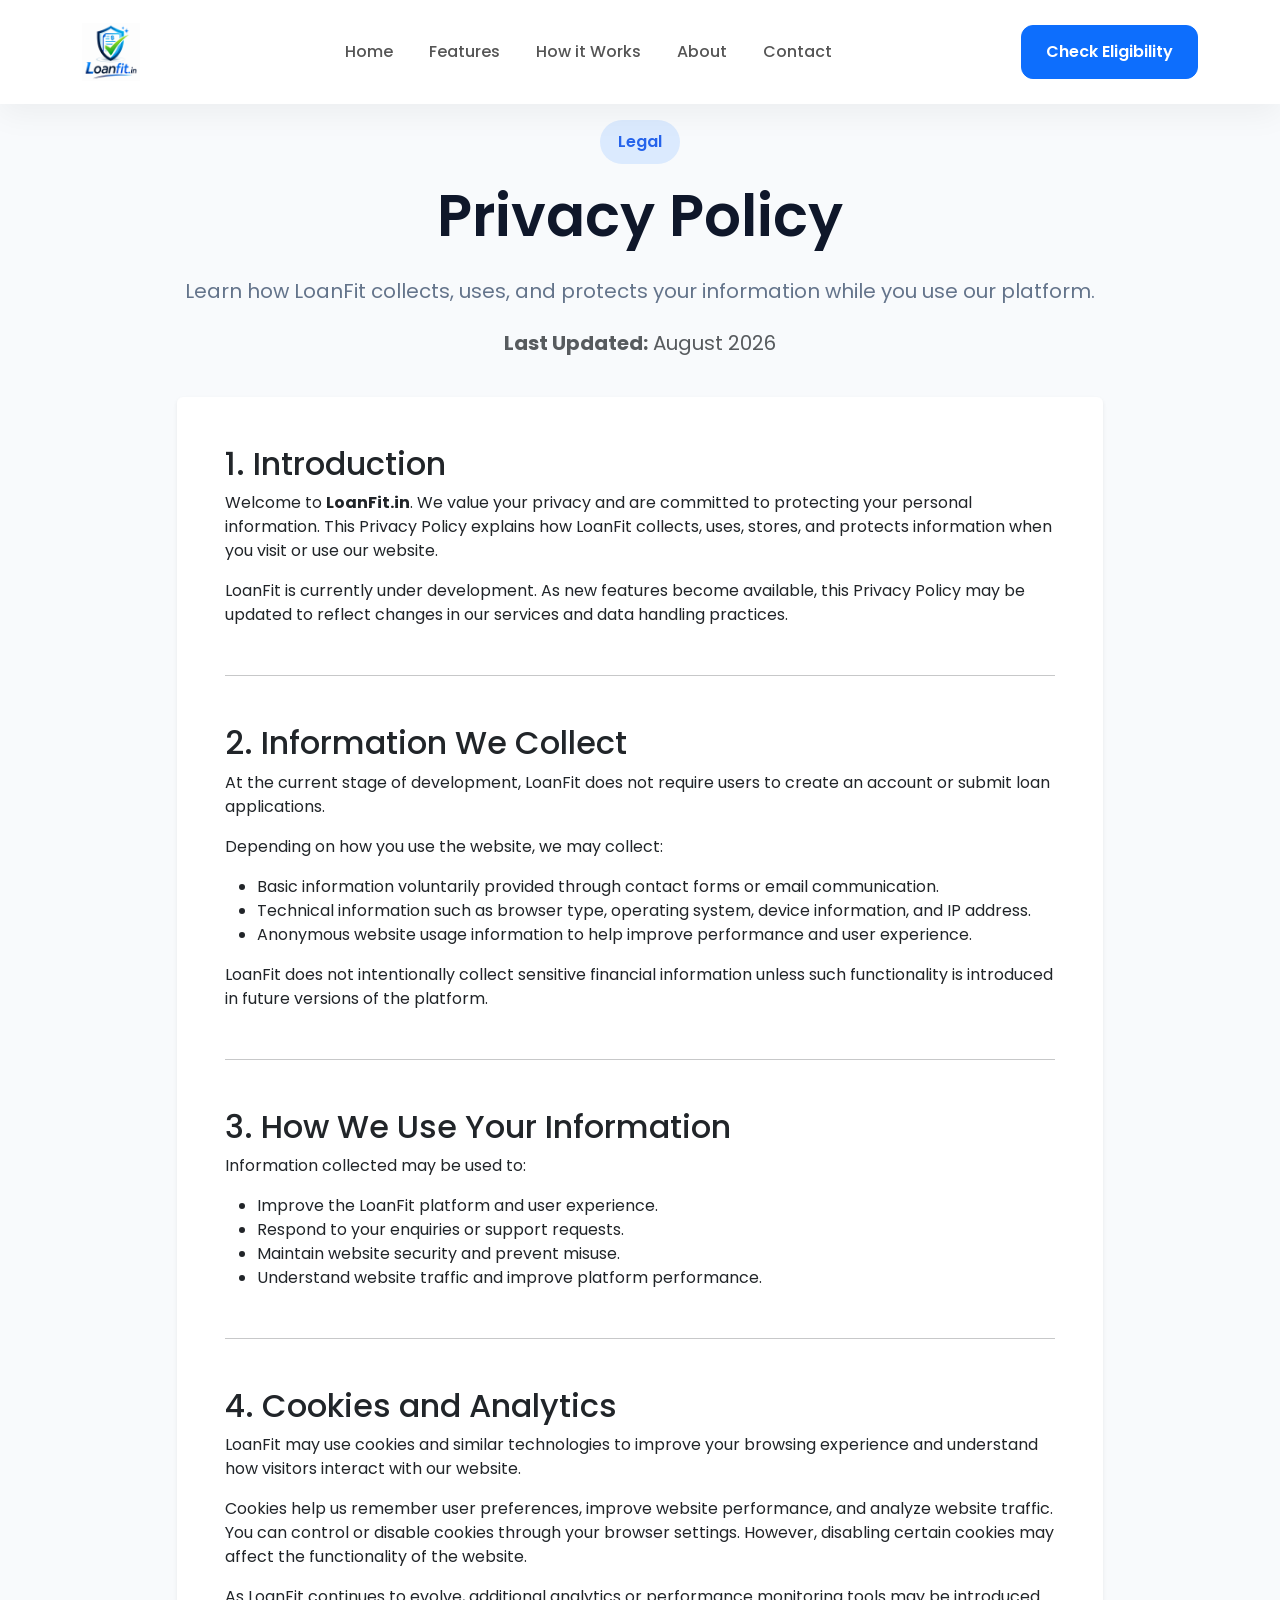
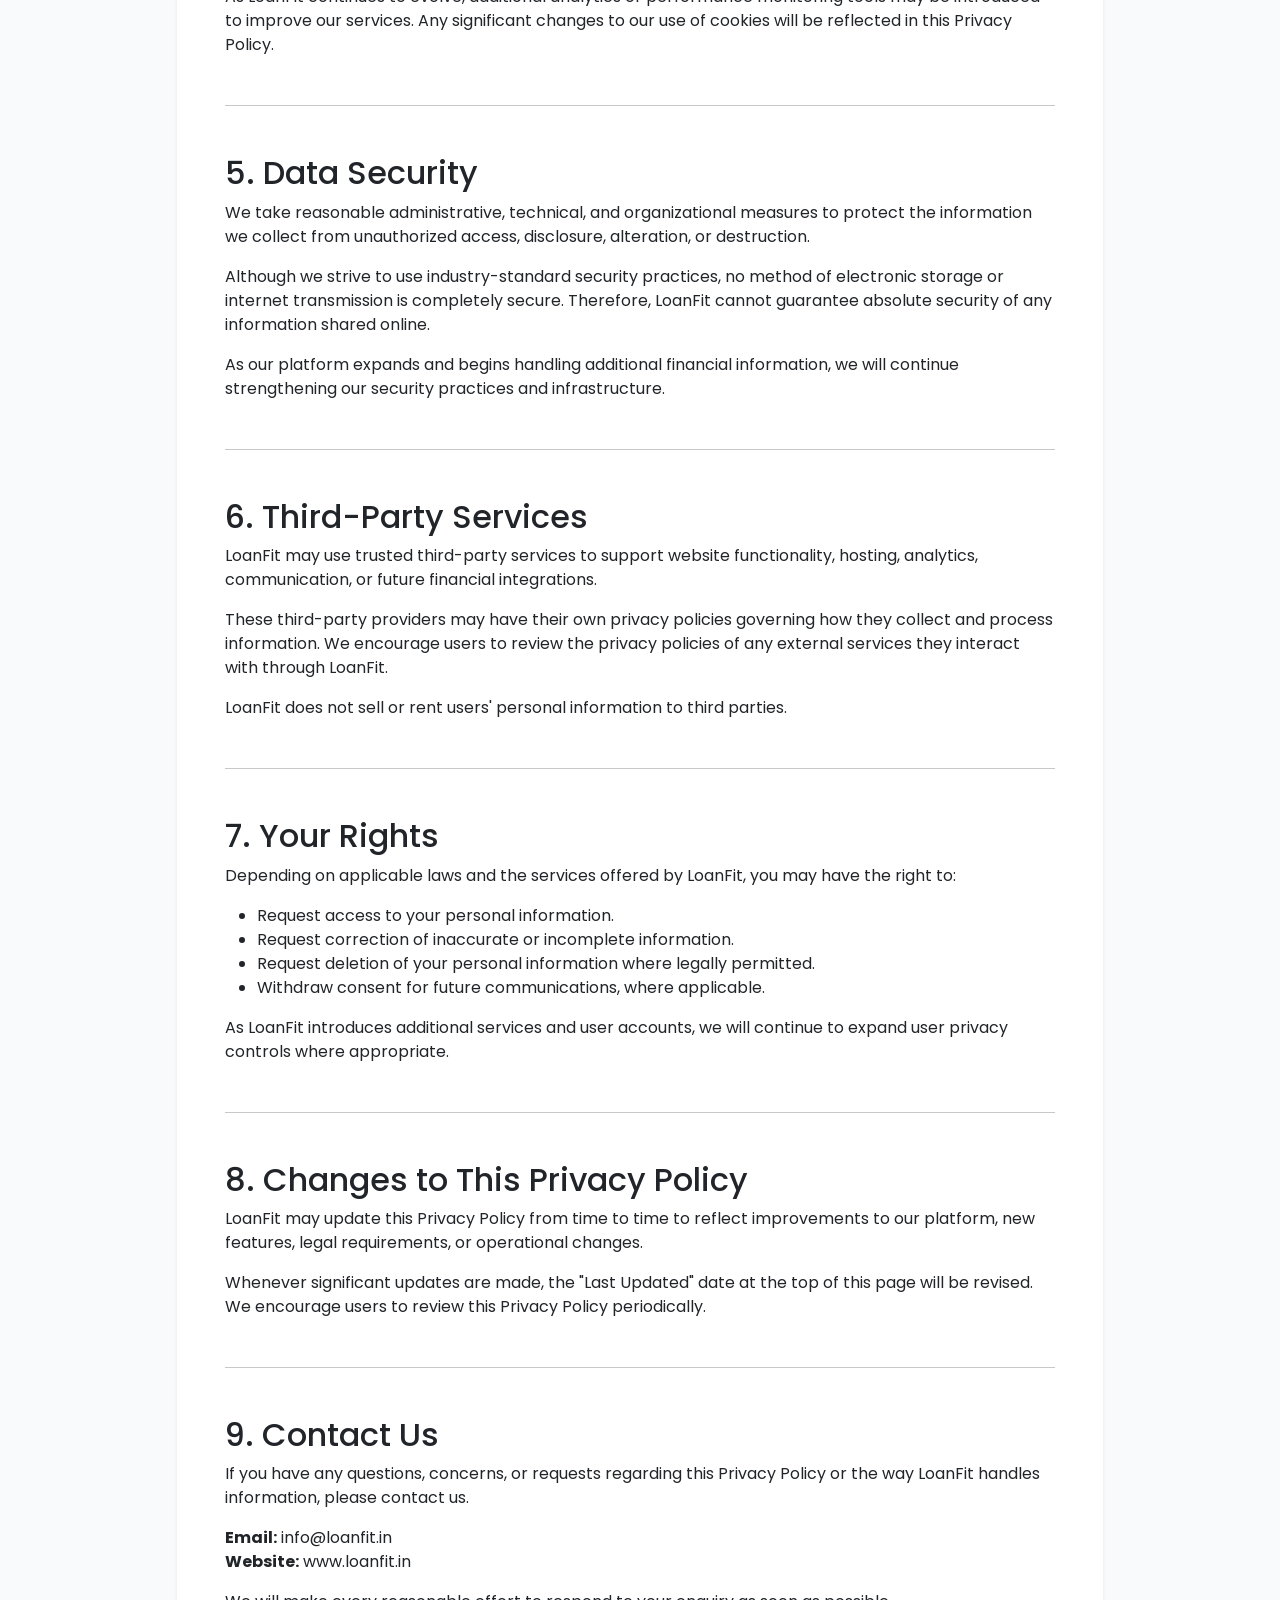
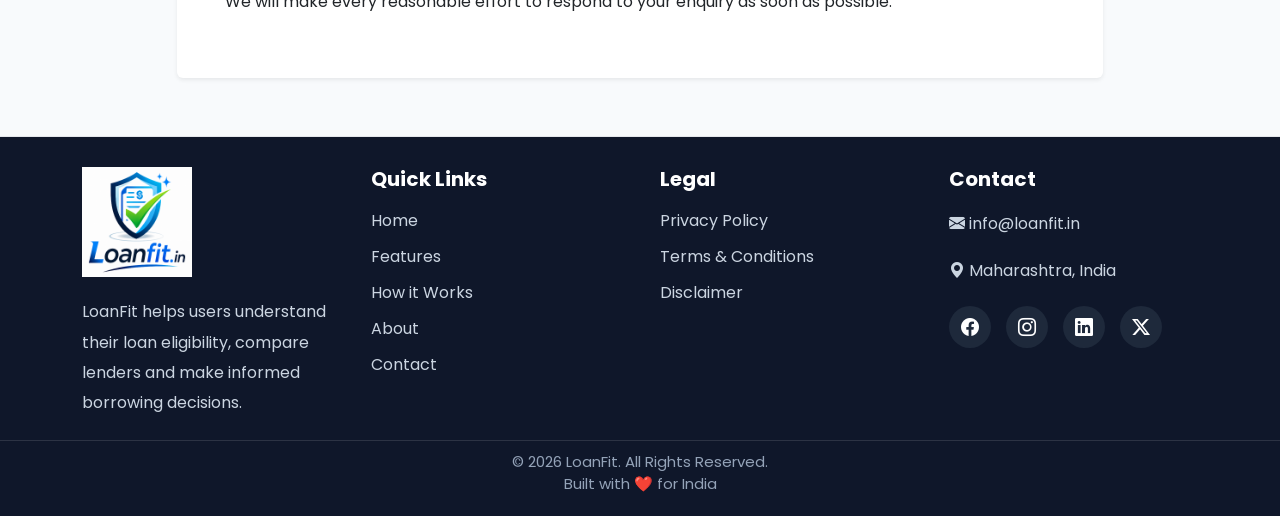
<file: privacy-policy.html>
<!DOCTYPE html>
<html lang="en">

<head>
    <meta charset="UTF-8">
    <meta name="viewport" content="width=device-width, initial-scale=1.0">
    <meta name="description"
        content="LoanFit helps you check your loan eligibility, compare lenders, and make informed borrowing decisions before applying for a loan.">
    <title>Privacy Policy | LoanFit</title>

    <link rel="icon" type="image/x-icon" href="images/favicon.ico">
    <link rel="icon" type="image/png" sizes="32x32" href="images/favicon-32x32.png">
    <link rel="icon" type="image/png" sizes="16x16" href="images/favicon-16x16.png">
    <link rel="apple-touch-icon" href="images/apple-touch-icon.png">
    <link rel="manifest" href="images/site.webmanifest">

    <link href="https://fonts.googleapis.com/css2?family=Poppins:wght@300;400;500;600;700;800&display=swap"
        rel="stylesheet">

    <link href="https://cdn.jsdelivr.net/npm/bootstrap@5.3.3/dist/css/bootstrap.min.css" rel="stylesheet">

    <link href="https://cdn.jsdelivr.net/npm/bootstrap-icons@1.11.3/font/bootstrap-icons.css" rel="stylesheet">

    <link rel="stylesheet" href="css/style.css">

</head>

<body>


    <nav class="navbar navbar-expand-lg fixed-top">

        <div class="container">

            <a class="navbar-brand" href="index.html">
                <img src="images/logo.png" alt="LoanFit">
            </a>

            <button class="navbar-toggler" data-bs-toggle="collapse" data-bs-target="#menu">
                <span class="navbar-toggler-icon"></span>
            </button>

            <div class="collapse navbar-collapse" id="menu">

                <ul class="navbar-nav mx-auto">

                    <li class="nav-item">
                        <a class="nav-link active" href="index.html">Home</a>
                    </li>

                    <li class="nav-item">
                        <a class="nav-link" href="index.html#features">Features</a>
                    </li>

                    <li class="nav-item">
                        <a class="nav-link" href="index.html#how">How it Works</a>
                    </li>

                    <li class="nav-item">
                        <a class="nav-link" href="index.html#about">About</a>
                    </li>

                    <li class="nav-item">
                        <a class="nav-link" href="index.html#contact">Contact</a>

                    </li>

                </ul>

                <a href="eligibility.html" class="btn btn-primary px-4">
                    Check Eligibility
                </a>

            </div>

        </div>

    </nav>


    <!-- ================= PAGE HEADER ================= -->

    <section class="hero">

        <div class="container text-center">

            <span class="hero-tag">
                Legal
            </span>

            <h1>
                Privacy Policy
            </h1>


            <p>
                Learn how LoanFit collects, uses, and protects your information while you use our platform.
            </p>
            <p class="text-muted mt-3">
                <strong>Last Updated:</strong> August 2026
            </p>
        </div>

    </section>

    <section class="pb-5">

        <div class="container">

            <div class="row justify-content-center">

                <div class="col-lg-10">

                    <div class="card shadow-sm border-0">

                        <div class="card-body p-5">

                            <h2>1. Introduction</h2>

                            <p>
                                Welcome to <strong>LoanFit.in</strong>. We value your privacy and are committed to
                                protecting your personal information.
                                This Privacy Policy explains how LoanFit collects, uses, stores, and protects
                                information when you visit or use our website.
                            </p>

                            <p>
                                LoanFit is currently under development. As new features become available, this Privacy
                                Policy may be updated to reflect changes in our services and data handling practices.
                            </p>

                            <hr class="my-5">

                            <h2>2. Information We Collect</h2>

                            <p>
                                At the current stage of development, LoanFit does not require users to create an account
                                or submit loan applications.
                            </p>

                            <p>
                                Depending on how you use the website, we may collect:
                            </p>

                            <ul>

                                <li>Basic information voluntarily provided through contact forms or email communication.
                                </li>

                                <li>Technical information such as browser type, operating system, device information,
                                    and IP address.</li>

                                <li>Anonymous website usage information to help improve performance and user experience.
                                </li>

                            </ul>

                            <p>
                                LoanFit does not intentionally collect sensitive financial information unless such
                                functionality is introduced in future versions of the platform.
                            </p>

                            <hr class="my-5">

                            <h2>3. How We Use Your Information</h2>

                            <p>
                                Information collected may be used to:
                            </p>

                            <ul>

                                <li>Improve the LoanFit platform and user experience.</li>

                                <li>Respond to your enquiries or support requests.</li>

                                <li>Maintain website security and prevent misuse.</li>

                                <li>Understand website traffic and improve platform performance.</li>

                            </ul>


                            <hr class="my-5">

                            <h2>4. Cookies and Analytics</h2>

                            <p>
                                LoanFit may use cookies and similar technologies to improve your browsing experience and
                                understand how visitors interact with our website.
                            </p>

                            <p>
                                Cookies help us remember user preferences, improve website performance, and analyze
                                website traffic. You can control or disable cookies through your browser settings.
                                However, disabling certain cookies may affect the functionality of the website.
                            </p>

                            <p>
                                As LoanFit continues to evolve, additional analytics or performance monitoring tools may
                                be introduced to improve our services. Any significant changes to our use of cookies
                                will be reflected in this Privacy Policy.
                            </p>

                            <hr class="my-5">

                            <h2>5. Data Security</h2>

                            <p>
                                We take reasonable administrative, technical, and organizational measures to protect the
                                information we collect from unauthorized access, disclosure, alteration, or destruction.
                            </p>

                            <p>
                                Although we strive to use industry-standard security practices, no method of electronic
                                storage or internet transmission is completely secure. Therefore, LoanFit cannot
                                guarantee absolute security of any information shared online.
                            </p>

                            <p>
                                As our platform expands and begins handling additional financial information, we will
                                continue strengthening our security practices and infrastructure.
                            </p>

                            <hr class="my-5">

                            <h2>6. Third-Party Services</h2>

                            <p>
                                LoanFit may use trusted third-party services to support website functionality, hosting,
                                analytics, communication, or future financial integrations.
                            </p>

                            <p>
                                These third-party providers may have their own privacy policies governing how they
                                collect and process information. We encourage users to review the privacy policies of
                                any external services they interact with through LoanFit.
                            </p>

                            <p>
                                LoanFit does not sell or rent users' personal information to third parties.
                            </p>

                            <hr class="my-5">

                            <h2>7. Your Rights</h2>

                            <p>
                                Depending on applicable laws and the services offered by LoanFit, you may have the right
                                to:
                            </p>

                            <ul>

                                <li>Request access to your personal information.</li>

                                <li>Request correction of inaccurate or incomplete information.</li>

                                <li>Request deletion of your personal information where legally permitted.</li>

                                <li>Withdraw consent for future communications, where applicable.</li>

                            </ul>

                            <p>
                                As LoanFit introduces additional services and user accounts, we will continue to expand
                                user privacy controls where appropriate.
                            </p>

                            <hr class="my-5">

                            <h2>8. Changes to This Privacy Policy</h2>

                            <p>
                                LoanFit may update this Privacy Policy from time to time to reflect improvements to our
                                platform, new features, legal requirements, or operational changes.
                            </p>

                            <p>
                                Whenever significant updates are made, the "Last Updated" date at the top of this page
                                will be revised. We encourage users to review this Privacy Policy periodically.
                            </p>

                            <hr class="my-5">

                            <h2>9. Contact Us</h2>

                            <p>
                                If you have any questions, concerns, or requests regarding this Privacy Policy or the
                                way LoanFit handles information, please contact us.
                            </p>

                            <p>

                                <strong>Email:</strong> info@loanfit.in

                                <br>

                                <strong>Website:</strong> www.loanfit.in

                            </p>

                            <p>
                                We will make every reasonable effort to respond to your enquiry as soon as possible.
                            </p>


                        </div>

                    </div>

                </div>

            </div>

        </div>

    </section>


    <footer class="footer">

        <div class="container footer-container">

            <div class="footer-column">

                <a href="#home">
                    <img src="images/logo.png" alt="LoanFit Logo" class="footer-logo">
                </a>
                <p>
                    LoanFit helps users understand their loan eligibility,
                    compare lenders and make informed borrowing decisions.
                </p>
            </div>

            <div class="footer-column">

                <h3>Quick Links</h3>

                <ul>
                    <li><a href="index.html#home">Home</a></li>
                    <li><a href="index.html#features">Features</a></li>
                    <li><a href="index.html#how">How it Works</a></li>
                    <li><a href="index.html#about">About</a></li>
                    <li><a href="index.html#contact">Contact</a></li>
                </ul>

            </div>

            <div class="footer-column">

                <h3>Legal</h3>

                <ul>
                    <li><a href="privacy-policy.html">Privacy Policy</a></li>
                    <li><a href="terms.html">Terms & Conditions</a></li>
                    <li><a href="disclaimer.html">Disclaimer</a></li>
                </ul>

            </div>

            <div class="footer-column">

                <h3>Contact</h3>

                <p><i class="bi bi-envelope-fill"></i> info@loanfit.in</p>

                <p><i class="bi bi-geo-alt-fill"></i> Maharashtra, India</p>

                <div class="social-icons">

                    <a href="#"><i class="bi bi-facebook"></i></a>

                    <a href="https://www.instagram.com/loanfit.in"><i class="bi bi-instagram"></i></a>

                    <a href="https://www.linkedin.com/in/loanfit-in"><i class="bi bi-linkedin"></i></a>

                    <a href="#"><i class="bi bi-twitter-x"></i></a>

                </div>

            </div>

        </div>

        <div class="footer-bottom">

            © 2026 LoanFit. All Rights Reserved.
            <br>
            Built with ❤️ for India

        </div>

    </footer>

    <script src="https://cdn.jsdelivr.net/npm/bootstrap@5.3.3/dist/js/bootstrap.bundle.min.js"></script>

    <script src="js/script.js"></script>
</body>

</html>
</file>
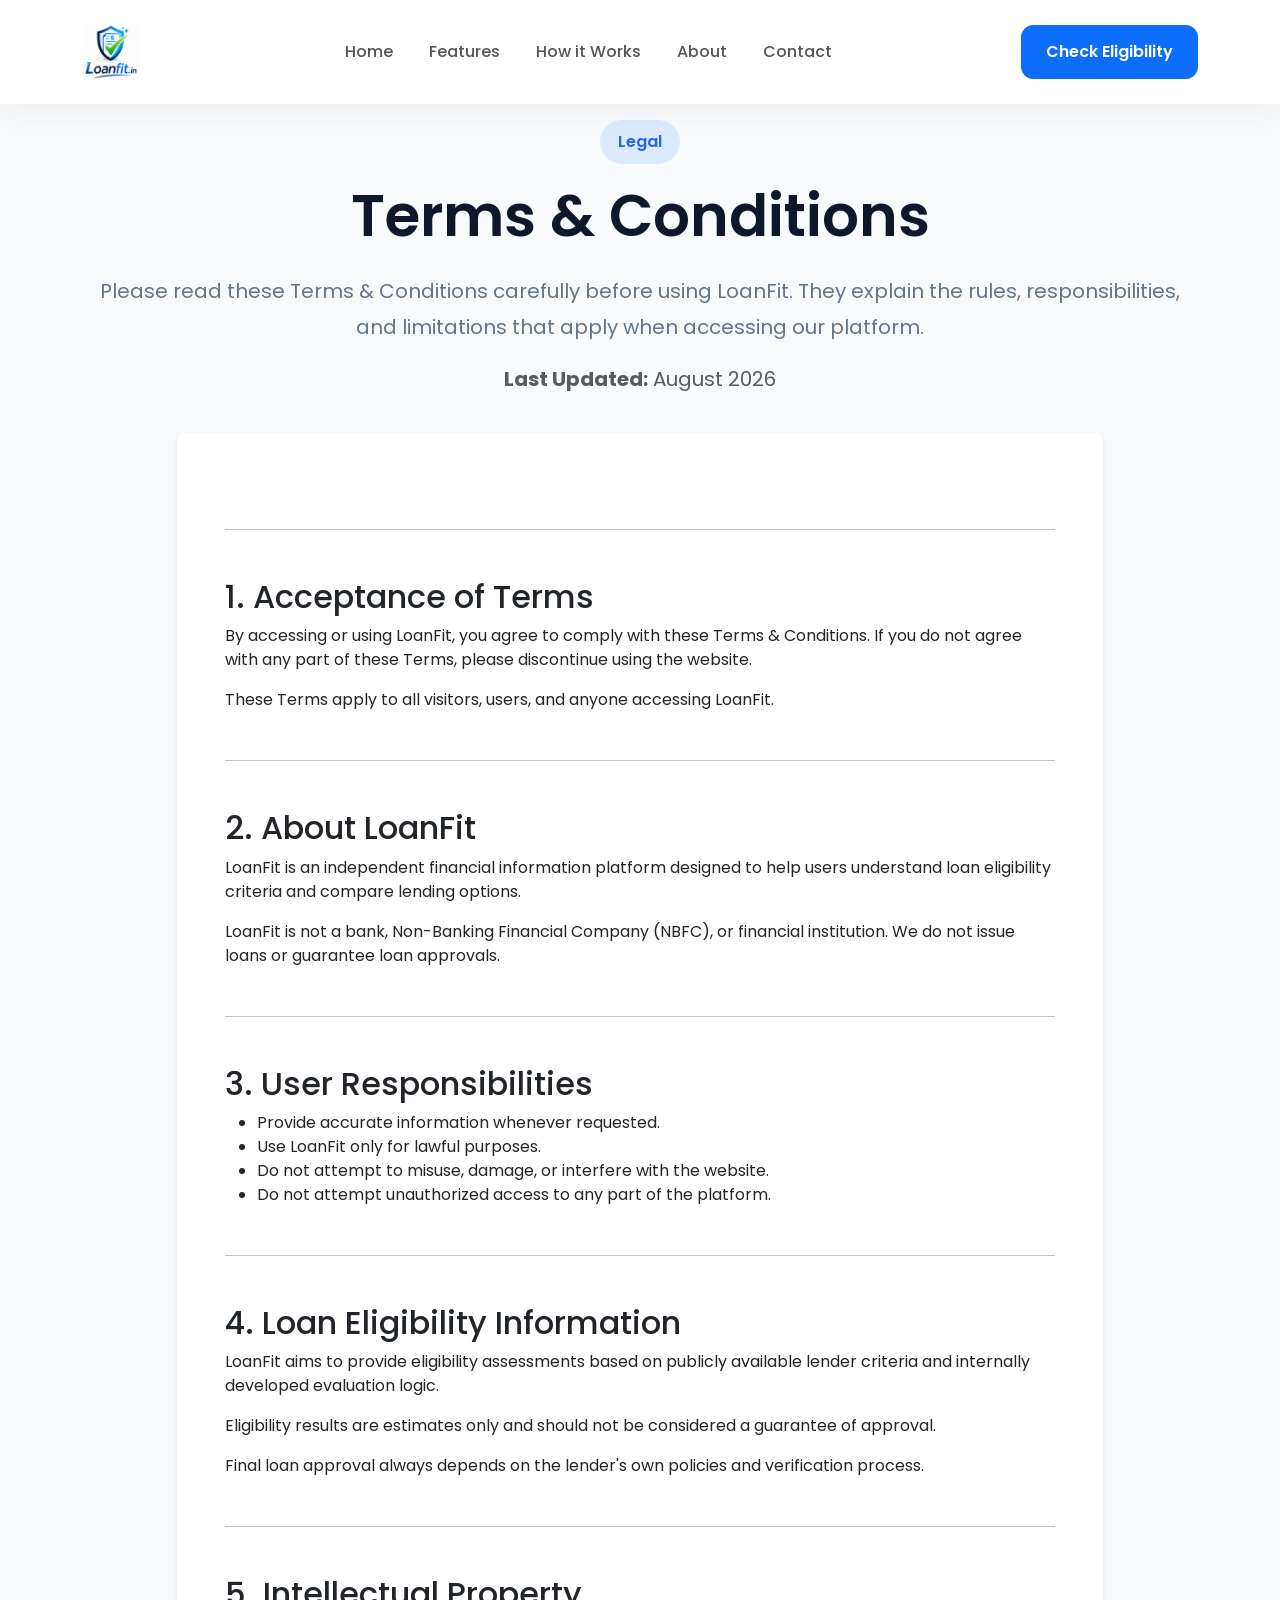
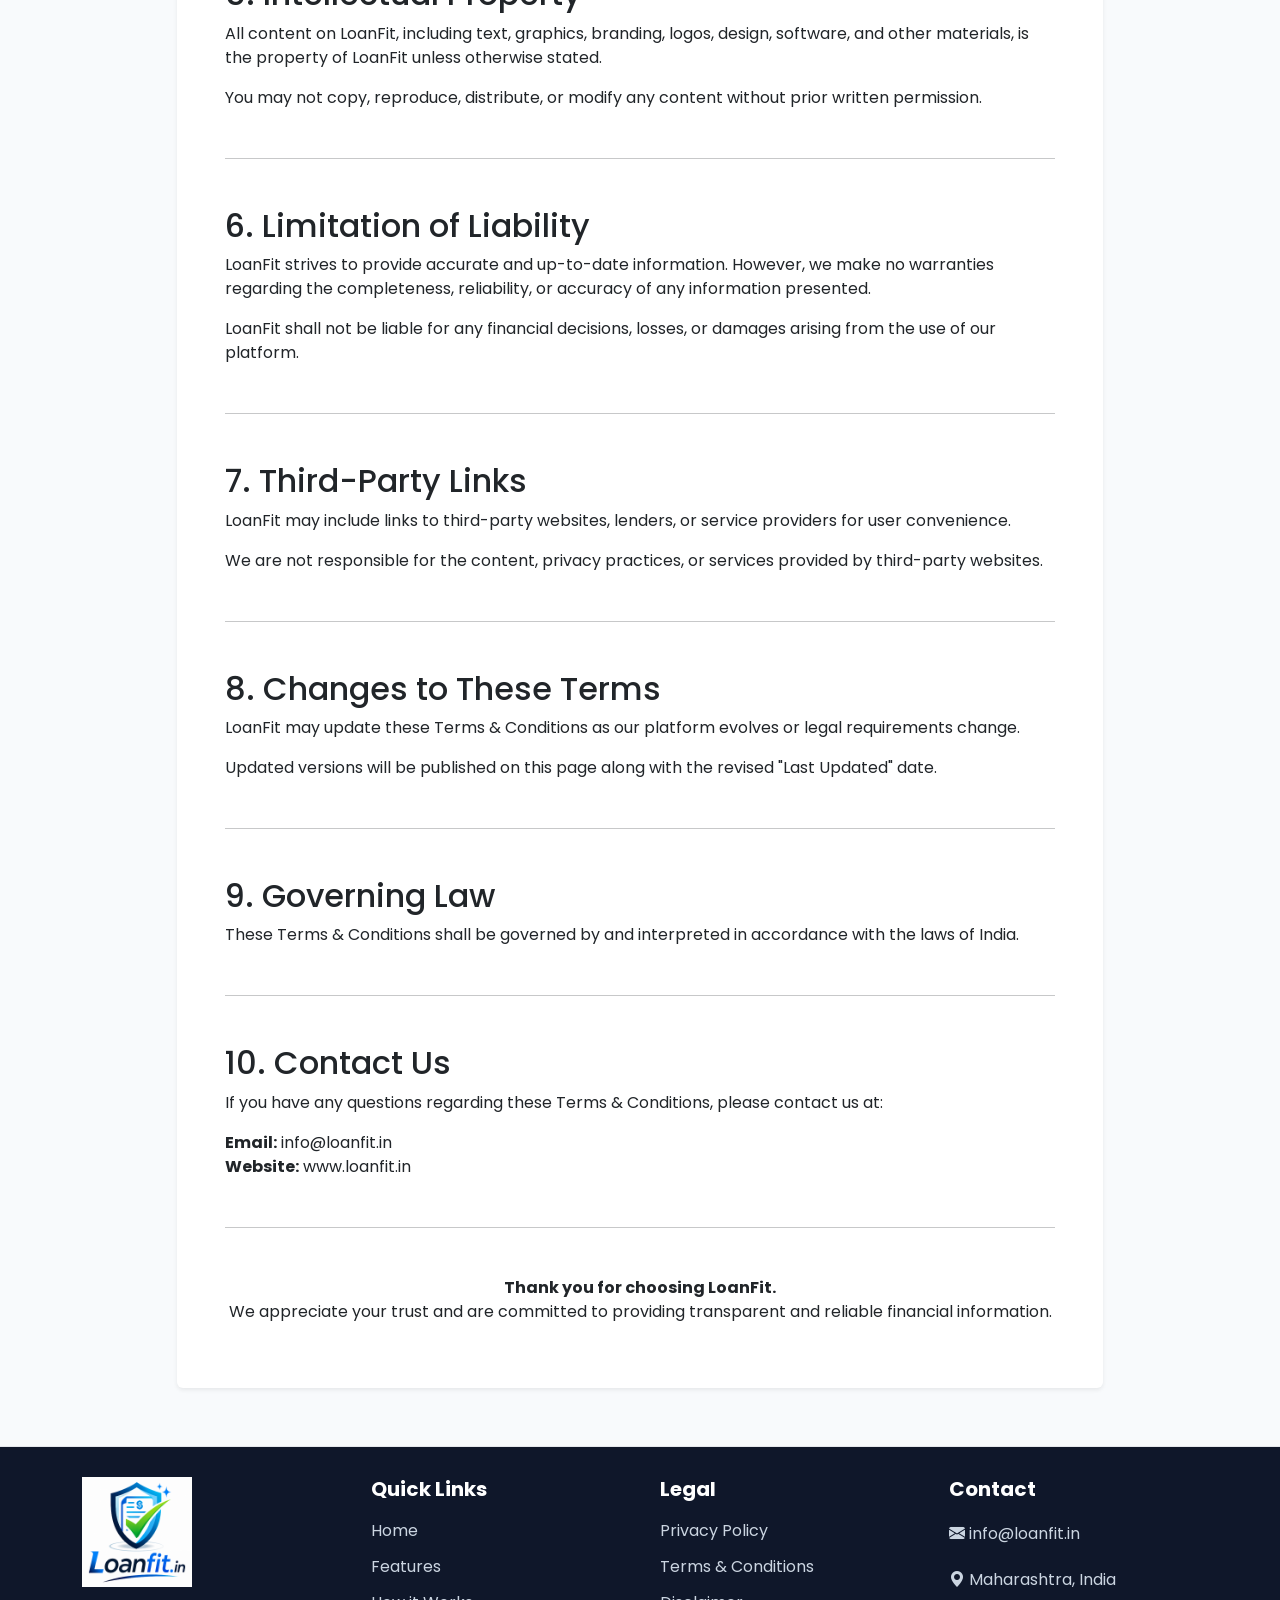
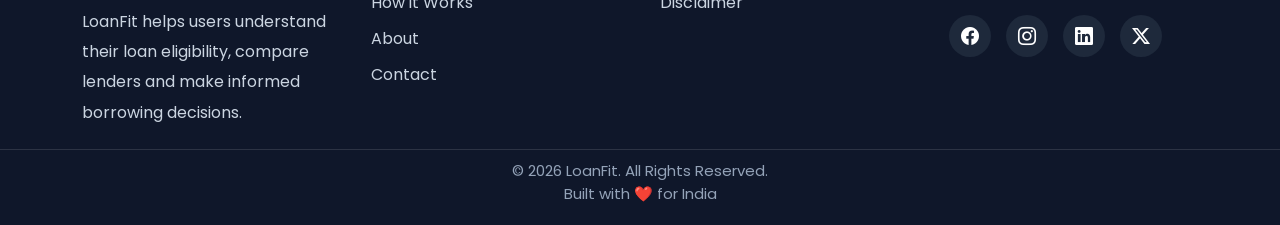
<file: terms.html>
<!DOCTYPE html>
<html lang="en">

<head>
    <meta charset="UTF-8">
    <meta name="viewport" content="width=device-width, initial-scale=1.0">
    <meta name="description"
        content="LoanFit helps you check your loan eligibility, compare lenders, and make informed borrowing decisions before applying for a loan.">
    <title>Terms & Conditions | LoanFit</title>

    <link rel="icon" type="image/x-icon" href="images/favicon.ico">
    <link rel="icon" type="image/png" sizes="32x32" href="images/favicon-32x32.png">
    <link rel="icon" type="image/png" sizes="16x16" href="images/favicon-16x16.png">
    <link rel="apple-touch-icon" href="images/apple-touch-icon.png">
    <link rel="manifest" href="images/site.webmanifest">

    <link href="https://fonts.googleapis.com/css2?family=Poppins:wght@300;400;500;600;700;800&display=swap"
        rel="stylesheet">

    <link href="https://cdn.jsdelivr.net/npm/bootstrap@5.3.3/dist/css/bootstrap.min.css" rel="stylesheet">

    <link href="https://cdn.jsdelivr.net/npm/bootstrap-icons@1.11.3/font/bootstrap-icons.css" rel="stylesheet">

    <link rel="stylesheet" href="css/style.css">

</head>

<body>


    <nav class="navbar navbar-expand-lg fixed-top">

        <div class="container">

            <a class="navbar-brand" href="index.html">
                <img src="images/logo.png" alt="LoanFit">
            </a>

            <button class="navbar-toggler" data-bs-toggle="collapse" data-bs-target="#menu">
                <span class="navbar-toggler-icon"></span>
            </button>

            <div class="collapse navbar-collapse" id="menu">

                <ul class="navbar-nav mx-auto">

                    <li class="nav-item">
                        <a class="nav-link active" href="index.html#home">Home</a>
                    </li>

                    <li class="nav-item">
                        <a class="nav-link" href="index.html#features">Features</a>
                    </li>

                    <li class="nav-item">
                        <a class="nav-link" href="index.html#how">How it Works</a>
                    </li>

                    <li class="nav-item">
                        <a class="nav-link" href="index.html#about">About</a>
                    </li>

                    <li class="nav-item">
                        <a class="nav-link" href="index.html#contact">Contact</a>

                    </li>

                </ul>

                <a href="eligibility.html" class="btn btn-primary px-4">
                    Check Eligibility
                </a>

            </div>

        </div>

    </nav>


    <!-- ================= PAGE HEADER ================= -->

    <section class="hero">

        <div class="container text-center">

            <span class="hero-tag">
                Legal
            </span>

            <h1>
                Terms & Conditions
            </h1>


            <p>
                Please read these Terms & Conditions carefully before using LoanFit. They explain the rules,
                responsibilities, and limitations that apply when accessing our platform.
            </p>
            <p class="text-muted mt-3">
                <strong>Last Updated:</strong> August 2026
            </p>
        </div>

    </section>

    <section class="pb-5">

        <div class="container">

            <div class="row justify-content-center">

                <div class="col-lg-10">

                    <div class="card shadow-sm border-0">

                        <div class="card-body p-5">

                            <hr class="my-5">

                            <h2>1. Acceptance of Terms</h2>

                            <p>
                                By accessing or using LoanFit, you agree to comply with these Terms & Conditions. If you
                                do not agree with any part of these Terms, please discontinue using the website.
                            </p>

                            <p>
                                These Terms apply to all visitors, users, and anyone accessing LoanFit.
                            </p>

                            <hr class="my-5">

                            <h2>2. About LoanFit</h2>

                            <p>
                                LoanFit is an independent financial information platform designed to help users
                                understand loan eligibility criteria and compare lending options.
                            </p>

                            <p>
                                LoanFit is not a bank, Non-Banking Financial Company (NBFC), or financial institution.
                                We do not issue loans or guarantee loan approvals.
                            </p>

                            <hr class="my-5">

                            <h2>3. User Responsibilities</h2>

                            <ul>

                                <li>Provide accurate information whenever requested.</li>

                                <li>Use LoanFit only for lawful purposes.</li>

                                <li>Do not attempt to misuse, damage, or interfere with the website.</li>

                                <li>Do not attempt unauthorized access to any part of the platform.</li>

                            </ul>

                            <hr class="my-5">

                            <h2>4. Loan Eligibility Information</h2>

                            <p>
                                LoanFit aims to provide eligibility assessments based on publicly available lender
                                criteria and internally developed evaluation logic.
                            </p>

                            <p>
                                Eligibility results are estimates only and should not be considered a guarantee of
                                approval.
                            </p>

                            <p>
                                Final loan approval always depends on the lender's own policies and verification
                                process.
                            </p>

                            <hr class="my-5">

                            <h2>5. Intellectual Property</h2>

                            <p>
                                All content on LoanFit, including text, graphics, branding, logos, design, software, and
                                other materials, is the property of LoanFit unless otherwise stated.
                            </p>

                            <p>
                                You may not copy, reproduce, distribute, or modify any content without prior written
                                permission.
                            </p>

                            <hr class="my-5">

                            <h2>6. Limitation of Liability</h2>

                            <p>
                                LoanFit strives to provide accurate and up-to-date information. However, we make no
                                warranties regarding the completeness, reliability, or accuracy of any information
                                presented.
                            </p>

                            <p>
                                LoanFit shall not be liable for any financial decisions, losses, or damages arising from
                                the use of our platform.
                            </p>

                            <hr class="my-5">

                            <h2>7. Third-Party Links</h2>

                            <p>
                                LoanFit may include links to third-party websites, lenders, or service providers for
                                user convenience.
                            </p>

                            <p>
                                We are not responsible for the content, privacy practices, or services provided by
                                third-party websites.
                            </p>

                            <hr class="my-5">

                            <h2>8. Changes to These Terms</h2>

                            <p>
                                LoanFit may update these Terms & Conditions as our platform evolves or legal
                                requirements change.
                            </p>

                            <p>
                                Updated versions will be published on this page along with the revised "Last Updated"
                                date.
                            </p>

                            <hr class="my-5">

                            <h2>9. Governing Law</h2>

                            <p>
                                These Terms & Conditions shall be governed by and interpreted in accordance with the
                                laws of India.
                            </p>

                            <hr class="my-5">

                            <h2>10. Contact Us</h2>

                            <p>
                                If you have any questions regarding these Terms & Conditions, please contact us at:
                            </p>

                            <p>

                                <strong>Email:</strong> info@loanfit.in

                                <br>

                                <strong>Website:</strong> www.loanfit.in

                            </p>

                            <hr class="my-5">

                            <p class="text-center">
                                <strong>Thank you for choosing LoanFit.</strong><br>
                                We appreciate your trust and are committed to providing transparent and reliable
                                financial information.
                            </p>


                        </div>

                    </div>

                </div>

            </div>

        </div>

    </section>


    <footer class="footer">

        <div class="container footer-container">

            <div class="footer-column">

                <a href="#home">
                    <img src="images/logo.png" alt="LoanFit Logo" class="footer-logo">
                </a>
                <p>
                    LoanFit helps users understand their loan eligibility,
                    compare lenders and make informed borrowing decisions.
                </p>
            </div>

            <div class="footer-column">

                <h3>Quick Links</h3>

                <ul>
                    <li><a href="index.html#home">Home</a></li>
                    <li><a href="index.html#features">Features</a></li>
                    <li><a href="index.html#how">How it Works</a></li>
                    <li><a href="index.html#about">About</a></li>
                    <li><a href="index.html#contact">Contact</a></li>
                </ul>

            </div>

            <div class="footer-column">

                <h3>Legal</h3>

                <ul>
                    <li><a href="privacy-policy.html">Privacy Policy</a></li>
                    <li><a href="terms.html">Terms & Conditions</a></li>
                    <li><a href="disclaimer.html">Disclaimer</a></li>
                </ul>

            </div>

            <div class="footer-column">

                <h3>Contact</h3>

                <p><i class="bi bi-envelope-fill"></i> info@loanfit.in</p>

                <p><i class="bi bi-geo-alt-fill"></i> Maharashtra, India</p>

                <div class="social-icons">

                    <a href="#"><i class="bi bi-facebook"></i></a>

                    <a href="https://www.instagram.com/loanfit.in"><i class="bi bi-instagram"></i></a>

                    <a href="https://www.linkedin.com/in/loanfit-in"><i class="bi bi-linkedin"></i></a>

                    <a href="#"><i class="bi bi-twitter-x"></i></a>

                </div>

            </div>

        </div>

        <div class="footer-bottom">

            © 2026 LoanFit. All Rights Reserved.
            <br>
            Built with ❤️ for India

        </div>

    </footer>

    <script src="https://cdn.jsdelivr.net/npm/bootstrap@5.3.3/dist/js/bootstrap.bundle.min.js"></script>

    <script src="js/script.js"></script>
</body>

</html>
</file>
<file: css/style.css>
/* ===========================
   GLOBAL
=========================== */
html{
    scroll-behavior:smooth;
}

*{
    margin:0;
    padding:0;
    box-sizing:border-box;
}

body{
    font-family:Poppins,sans-serif;
    background:#f8fafc;
    color:#111827;
}

/* ===========================
   NAVBAR
=========================== */

.navbar{
    background:#fff;
    padding:18px 0;
    box-shadow:0 10px 30px rgba(0,0,0,.05);
}

.navbar-brand img{
    height:58px;
}

.navbar .nav-link{
    position:relative;
    color:#555;
    font-weight:500;
    margin:0 10px;
    transition:all .3s ease;
}
.navbar .nav-link::after{
    content:"";
    position:absolute;
    left:0;
    bottom:-8px;
    width:0;
    height:3px;
    background:#2563eb;
    border-radius:10px;
    transition:width .3s ease;
}

.navbar .nav-link:hover::after,
.navbar .nav-link.active::after{
    width:100%;
}

.navbar .nav-link.active{
    color:#2563eb !important;
    font-weight:600;
}

/* ===========================
   HERO SECTION
=========================== */

.hero{
    padding:120px 0 20px;
}

.hero-tag{
    background:#dbeafe;
    color:#2563eb;
    padding:10px 18px;
    border-radius:30px;
    font-weight:600;
    display:inline-block;
    margin-bottom:20px;
}

.hero h1{
    font-size:58px;
    font-weight:600;
    line-height:1.1;
    color:#0f172a;
    margin-bottom:25px;
}

.hero p{
    font-size:20px;
    color:#64748b;
    line-height:1.8;
}

.hero-buttons{
    margin-top:15px;
    display:flex;
    gap:15px;
    flex-wrap:wrap;
}

.hero-points{
    display:flex;
    gap:15px;
    margin-top:20px;
    font-weight:500;
    flex-wrap:wrap;
}

.hero-points i{
    color:#22c55e;
    margin-right:8px;
}

.hero-image{
   max-width:500px;
   width:100%;
   display:block;
   margin:auto;
}

.btn{
    padding:14px 28px;
    border-radius:12px;
    font-weight:600;
}

/* ===========================
   FEATURES SECTION
=========================== */

.features{
    padding:10px 8% 10px;
    background:#ffffff;
}

.section-title{
    text-align:center;
    max-width:800px;
    margin:0 auto 25px;
}

.section-title span{
      display:inline-block;
    padding:15px 40px;
    background:#dbeafe;
    color:#2563eb;
    border-radius:999px;
    font-size:16px;
    font-weight:600;
    /* margin-bottom:25px; */
}

.section-title h2{
    font-size:40px;
    color:#0f172a;
    margin-bottom:20px;
    line-height:1.0;
}

.section-title p{
    font-size:20px;
    color:#64748b;
    line-height:1.8;
}


.features-grid{
    display:grid;
    grid-template-columns:repeat(auto-fit,minmax(300px,1fr));
    gap:30px;
}

.feature-card{
    background:#fff;
    padding:35px;
    border-radius:18px;
    box-shadow:0 8px 30px rgba(0,0,0,.08);
    transition:0.3s ease;
}

.feature-card:hover{
    transform:translateY(-8px);
    box-shadow:0 15px 40px rgba(37,99,235,.18);
}

.icon{
    font-size:42px;
    margin-bottom:20px;
}

.feature-card h3{
    font-size:26px;
    margin-bottom:15px;
    color:#111827;
}

.feature-card p{
    color:#64748b;
    line-height:1.8;
    font-size:17px;
}

/* ===========================
   MOBILE RESPONSIVE
=========================== */

@media (max-width:991px){

    .hero{
        padding-top:130px;
        text-align:center;
    }

    .hero h1{
        font-size:42px;
    }

    .hero-buttons{
        justify-content:center;
    }

    .hero-points{
        justify-content:center;
    }

    .hero-image{
        margin-top:50px;
        max-width:350px;
    }

    .navbar-brand img{
        height:48px;
    }

    .section-title h2{
        font-size:34px;
    }

    .section-title p{
        font-size:18px;
    }

    .feature-card{
        padding:25px;
    }

    .feature-card h3{
        font-size:22px;
    }
   
}

/* ===========================
   HOW IT WORKS
=========================== */

.how-it-works{
    padding:20px 8%;
    background:#f8fafc;
    text-align:center;
}

.steps{
    display:grid;
    grid-template-columns:repeat(auto-fit,minmax(300px,1fr));
    gap:30px;
    margin-top:60px;
}

.step-card{
    background:#fff;
    border-radius:18px;
    padding:35px;
    text-align:center;
    box-shadow:0 8px 30px rgba(0,0,0,.08);
    transition:.3s;
}

.step-card:hover{
    transform:translateY(-8px);
}

.step-number{
    width:60px;
    height:60px;
    margin:auto;
    margin-bottom:20px;
    border-radius:50%;
    background:#2563eb;
    color:#fff;
    font-size:24px;
    font-weight:700;
    display:flex;
    align-items:center;
    justify-content:center;
}

.step-card h3{
    margin-bottom:15px;
    font-size:24px;
}

.step-card p{
    color:#64748b;
    line-height:1.7;
}

section{
    scroll-margin-top:100px;
}

/* ===========================
        ABOUT SECTION
=========================== */

.about{
    padding:20px 8%;
    background:#ffffff;
}

.about-container{
    display:grid;
    grid-template-columns:45% 55%;
    gap:50px;
    align-items:center;
}

.about-image img{
    width:100%;
    max-width:500px;
}

.about-content h2{
    font-size:40px;
    margin:20px 0;
    color:#0f172a;
}

.about-content p{
    color:#64748b;
    line-height:1.8;
    margin-bottom:15px;
    font-size:15px;
}

.about-stats{
    display:flex;
    gap:25px;
    margin-top:30px;
}

.stat-box{
    background:#f8fafc;
    padding:25px;
    border-radius:16px;
    text-align:center;
    min-width:120px;
    box-shadow:0 8px 20px rgba(0,0,0,.05);
}

.stat-box h3{
    color:#2563eb;
    font-size:30px;
    margin-bottom:10px;
}

.stat-box p{
    margin:0;
    font-size:16px;
}

.section-badge{
    display:inline-block;
    padding:14px 36px;
    background:#dbeafe;
    color:#2563eb;
    border-radius:999px;
    font-size:18px;
    font-weight:700;
    letter-spacing:.5px;
}

/* =========================
   CONTACT SECTION
========================= */

.contact{
    padding:10px;
    background:#f8fbff;
    /* scroll-margin-top:90px; */
}

.contact-wrapper{
    display:grid;
    grid-template-columns:1fr 1fr;
    gap:40px;
    align-items:start;
    margin-top:30px;
}

.contact-info{
    display:flex;
    flex-direction:column;
    gap:16px;
    padding-top:10px;
}

.info-item{
    display:flex;
    align-items:flex-start;
    gap:18px;
}

.info-item i{
    width:55px;
    height:55px;
    background:#2563eb;
    color:#fff;
    border-radius:50%;
    display:flex;
    align-items:center;
    justify-content:center;
    font-size:22px;
    flex-shrink:0;
}

.info-item h4{
    margin-bottom:6px;
    font-size:20px;
    color:#0f172a;
}

.info-item span{
    color:#64748b;
    line-height:1.6;
}

.contact-info h3{
    font-size:34px;
    color:#0f172a;
    margin-bottom:10px;
}

.contact-info p{
    color:#64748b;
    line-height:1.8;
    margin-bottom:15px;
}



.contact-card{
    background:#fff;
    padding:30px 20px;
    border-radius:18px;
    text-align:center;
    box-shadow:0 10px 30px rgba(0,0,0,.05);
    transition:.3s;
}

.contact-card:hover{
    transform:translateY(-8px);
    box-shadow:0 20px 40px rgba(37,99,235,.12);
}

.contact-card i{
    font-size:34px;
    color:#2563eb;
    margin-bottom:15px;
}

.contact-card h3{
    font-size:22px;
    margin-bottom:10px;
    color:#0f172a;
}

.contact-card p{
    color:#64748b;
    margin:0;
    font-size:15px;
    line-height:1.6;
}

.contact-form{
    display:flex;
    flex-direction:column;
    gap:10px;
}

.contact-form input,
.contact-form textarea{
    width:100%;
    padding:12px 18px;
    border:1px solid #dbe4f0;
    border-radius:12px;
    font-size:16px;
    font-family:'Poppins',sans-serif;
    background:#fff;
    transition:.3s;
    outline:none;
    /* min-height:0px; */
    resize:none;
}

.contact-form input:focus,
.contact-form textarea:focus{
    border-color:#2563eb;
    box-shadow:0 0 0 4px rgba(37,99,235,.12);
}

.contact-form textarea{
    resize:none;
    min-height:170px;
}

.contact-form button{
    width:220px;
    display:flex;
    align-items:center;
    justify-content:center;
    gap:10px;
}

/* Contact Button */
.contact-form button{
    display:flex;
    align-items:center;
    justify-content:center;
    gap:10px;

    background:#2563eb;
    color:#fff;
    border:none;
    padding:16px 32px;
    border-radius:12px;
    font-size:16px;
    font-weight:600;
    font-family:'Poppins',sans-serif;
    cursor:pointer;
    transition:.3s;

    width:fit-content;
}

.contact-form button:hover{
    background:#1d4ed8;
}

/* ===========================
   FOOTER
=========================== */

.footer{
    background:#0f172a;
    color:#fff;
    padding:30px 0 20px;
    margin-top:10px;
    border-top:1px solid #e5e7eb;
}

.footer-container{
    display:grid;
    grid-template-columns:repeat(auto-fit,minmax(220px,1fr));
    gap:40px;
}

.footer-logo{
    width:110px;
    margin-bottom:20px;
    transition:.3s;
}
.footer-logo:hover{
    transform:scale(1.05);
}

.footer-column h3{
    margin-bottom:18px;
    font-size:20px;
    color:#ffffff;
    font-weight:700;
}

.footer-column p{
    color:#cbd5e1;
    line-height:1.9;
}

.footer-column ul{
    list-style:none;
    padding:0;
}

.footer-column li{
    margin-bottom:12px;
}

.footer-column a{
    color:#cbd5e1;
    text-decoration:none;
    transition:.3s;
}

.footer-column a:hover{
    color:#3b82f6;
    padding-left:6px;
}

.social-icons{
    display:flex;
    gap:15px;
    margin-top:20px;
}

.social-icons a{
    width:42px;
    height:42px;
    border-radius:50%;
    background:#1e293b;
    display:flex;
    align-items:center;
    justify-content:center;
    color:#fff;
    font-size:18px;
    transition:.3s;
}

.social-icons a:hover{
    background:#2563eb;
    /* transform:translateY(-5px); */
    transform:translateY(-5px) scale(1.1);
}

.footer-bottom{
    margin-top:5px;
    border-top:1px solid rgba(255,255,255,.12);
    padding-top:10px;
    text-align:center;
    color:#94a3b8;
    font-size:15px;
}

.footer-disclaimer{
    margin-top:20px;
    font-size:13px;
    color:#94a3b8;
    line-height:1.6;
    text-align:center;
}

/* ===========================
   Contact Form Message
=========================== */

#formMessage{
    display:none;
    margin-top:20px;
    padding:15px 18px;
    border-radius:10px;
    font-size:15px;
    font-weight:500;
    line-height:1.5;
}

#formMessage i{
    margin-right:8px;
}

#formMessage.success{
    display:block;
    background:#ecfdf5;
    color:#065f46;
    border:1px solid #10b981;
}

#formMessage.error{
    display:block;
    background:#fef2f2;
    color:#991b1b;
    border:1px solid #ef4444;
}

#submitBtn:disabled{
    opacity:.75;
    cursor:not-allowed;
}

/* ==========================
   Input Validation
========================== */

.contact-form input,
.contact-form textarea{
    transition:.3s;
}

.contact-form input.valid,
.contact-form textarea.valid{
    border:2px solid #10b981;
}

.contact-form input.invalid,
.contact-form textarea.invalid{
    border:2px solid #ef4444;
}

#charCount{
    color:#6b7280;
    font-size:13px;
}

#charCount.limit{
    color:#ef4444;
    font-weight:600;
}
/* ==========================
   Form Group
========================== */

.form-group{
    margin-bottom:18px;
}

/* Reserve space for validation messages */

.error-text{
    display:block;
    min-height:18px;
    margin-top:6px;
    font-size:13px;
    font-weight:500;
    color:#dc2626;
}

/* Better focus effect */

.contact-form input:focus,
.contact-form textarea:focus{
    outline:none;
    border-color:#2563eb;
    box-shadow:0 0 0 4px rgba(37,99,235,.12);
}

/* ===========================
   Mobile Contact Section
=========================== */
@media (max-width:768px){

    .contact-wrapper{
        grid-template-columns:1fr;
        gap:30px;
    }

    .contact-info{
        order:1;
    }

    .contact-form{
        order:2;
        width:100%;
    }

    .contact-form input,
    .contact-form textarea,
    .contact-form button{
        width:100%;
    }

}

@media (max-width: 768px) {

    .about-container{
        grid-template-columns: 1fr;
        gap: 30px;
        text-align: center;
    }

    .about-image{
        order: 1;
    }

    .about-content{
        order: 2;
    }

    .about-stats{
        justify-content: center;
        flex-wrap: wrap;
    }
}
</file>
